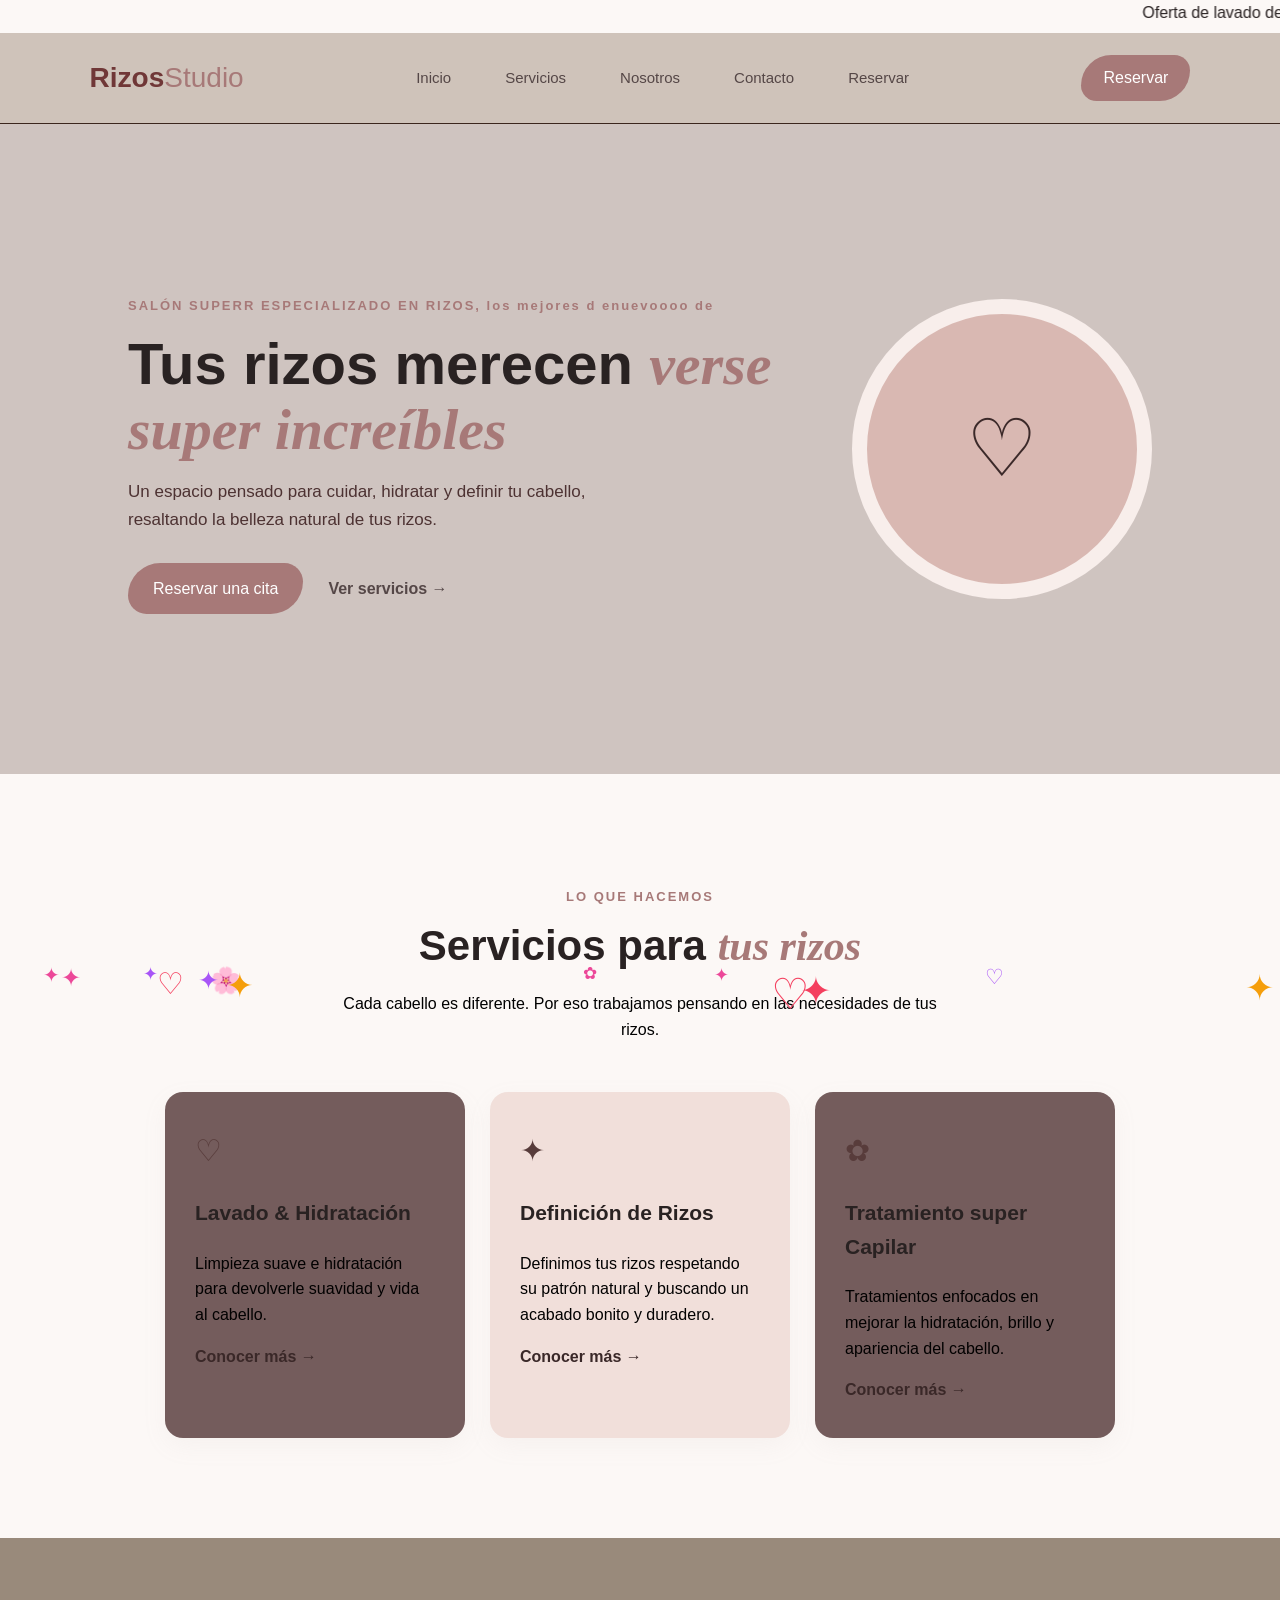
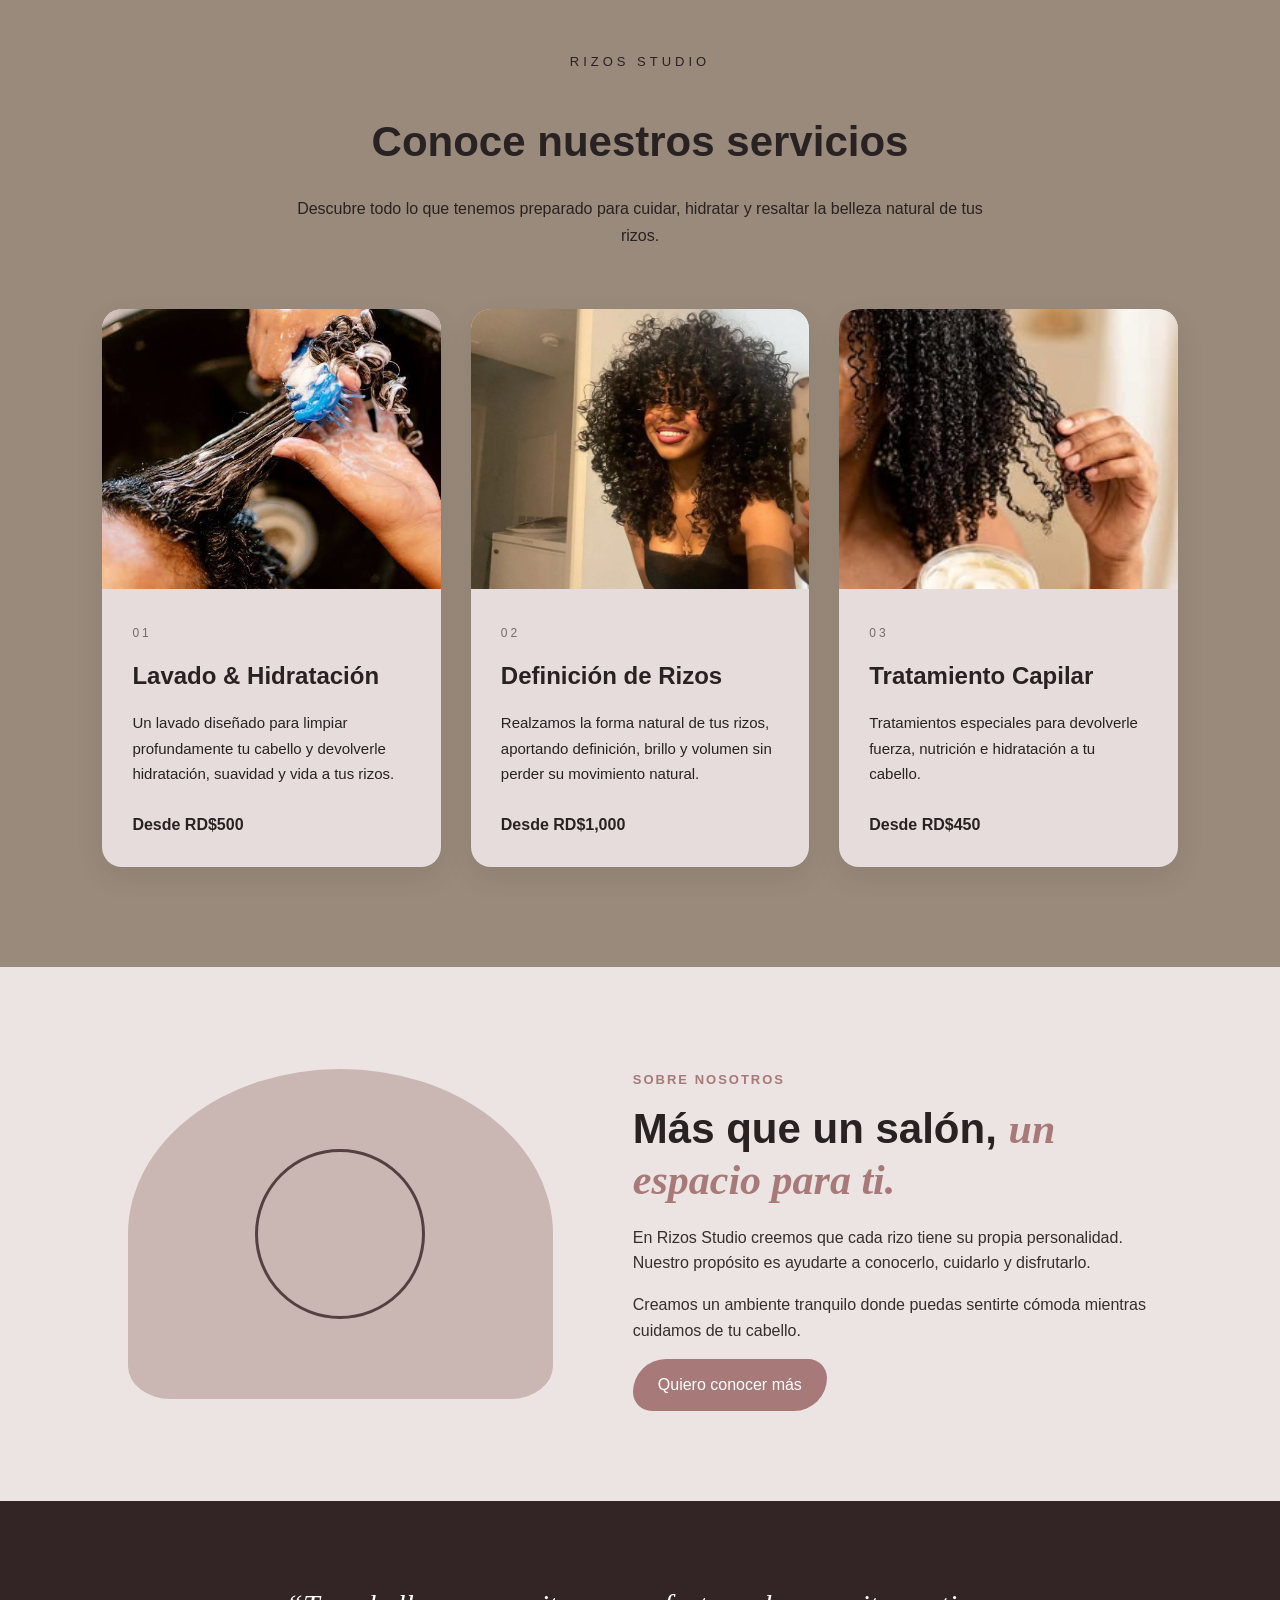
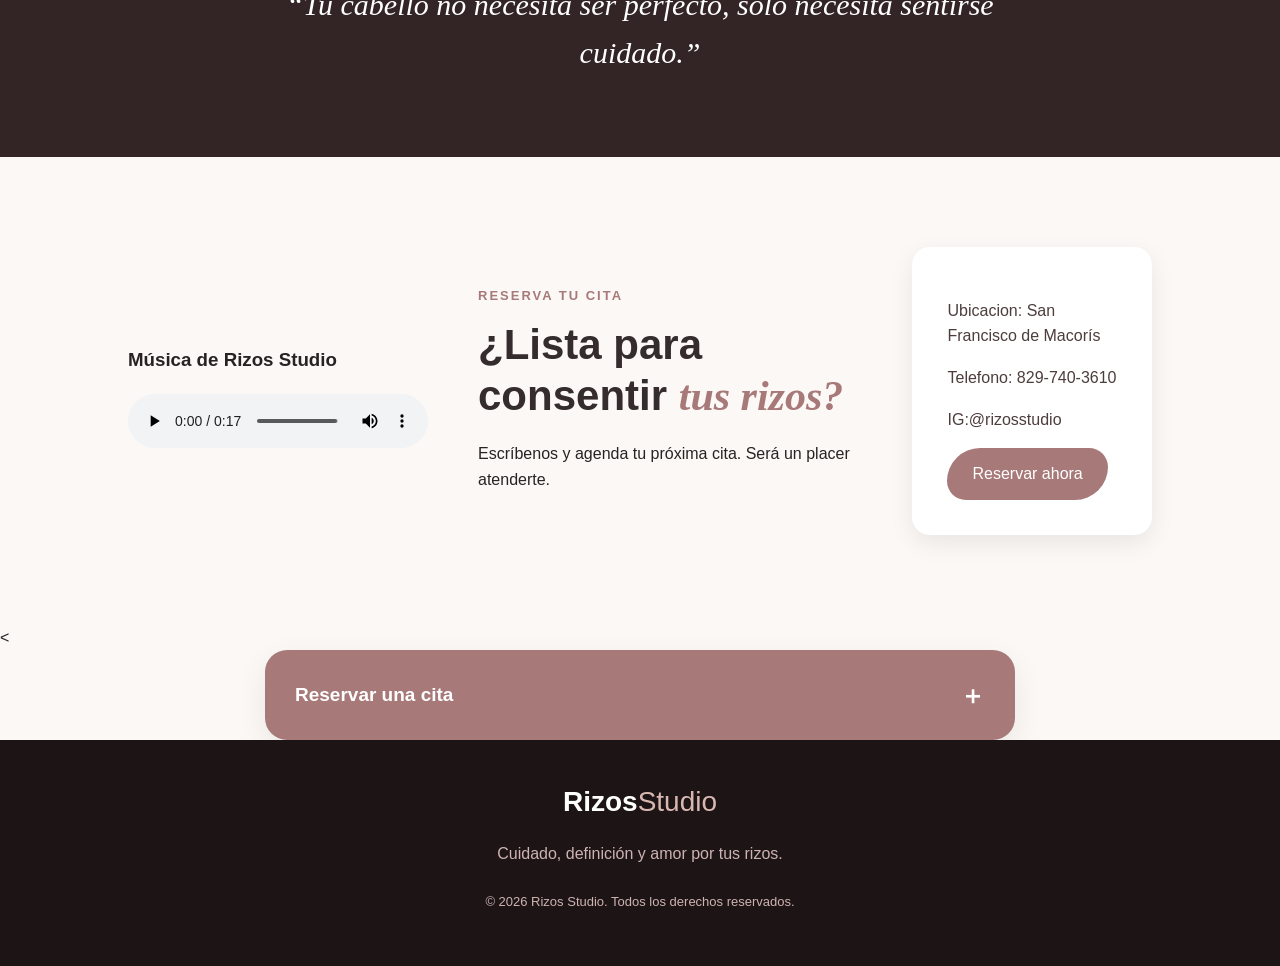
<file: index.html>
<!DOCTYPE html>
<html lang="es">

<head>

    <!-- =====================================================;/
         CONFIGURACIÓN DE LA PÁGINA
         ===================================================== -->

    <!-- Permite utilizar caracteres como: ñ, á, é, í, ó, ú -->
    <meta charset="UTF-8">

    <!-- Hace que la página se adapte correctamente
         a celulares, tablets y computadoras -->
    <meta name="vi  ewport" content="width=device-width, initial-scale=1.0">

    <!-- Nombre que aparece en la pestaña del navegador -->
    <title>Rizos Studio | Cuidado de rizos</title>

    <!-- Conecta este archivo HTML con nuestro archivo CSS.
         El CSS contiene los colores, tamaños, posiciones,
         animaciones y diseño de la página. -->
  <link rel="stylesheet" href="css/estilo.css">

</head>


<body>


    <!-- =====================================================
         MENÚ PRINCIPAL
         ===================================================== -->

    <!--
        <header> representa la parte superior de la página.

        class="encabezado" permite darle diseño mediante CSS.

        Aquí tenemos:
        - El logo
        - El menú de navegación
        - El botón de reservar
    -->


<marquee>

Oferta de lavado de rizos 

</marquee>



    <header class="encabezado">


        <!-- LOGO -->

        <!--
            Al hacer clic en el logo, lleva nuevamente
            a la sección que tiene id="inicio".
        -->

        <a href="#inicio" class="logo">
            Rizos<span>Studio</span>
        </a>


        <!-- MENÚ DE NAVEGACIÓN A-->

        <nav class="menu">

            <!-- Cada enlace lleva a una sección diferente
                 de la misma página -->

            <a href="#inicio">Inicio</a>

            <a href="#servicios">Servicios</a>

            <a href="#nosotros">Nosotros</a>

            <a href="#contacto">Contacto</a>

             <a href="#reservar">Reservar</a>

        </nav>


        
        <!-- BOTÓN DE RESERVAR, este fue el ultimo agg  -->
        <!--
            Este botón también lleva a la sección Contacto,
            donde tenemos la información para reservar.-->

        <a href="#contacto" class="boton-menu">
            Reservar
        </a>

    </header>



    <!-- =====================================================
         CONTENIDO PRINCIPAL
         ===================================================== -->

    <!--
        <main> contiene el contenido principal
        de nuestra página web.
    -->

    <main>

        <!-- =================================================
             PORTADA / INICIO
             ================================================= -->

        <!--
            id="inicio" permite que los enlaces que tienen
            href="#inicio" lleguen directamente aquí.

            class="hero" permite darle el diseño de portada
            desde el archivo CSS.
        -->

        <section id="inicio" class="hero">


            <!-- TEXTO PRINCIPAL DE LA PORTADA -->

            <div class="hero-texto">


                <!-- Texto pequeño superior -->

                <p class="pequeno-titulo">
                    SALÓN SUPERR ESPECIALIZADO EN RIZOS, los mejores d enuevoooo de
                </p>


                <!-- Título principal -->

                <h1>
                    Tus rizos merecen 
                    <em>verse super increíbles</em>
                </h1

                <!-- Descripción del salón -->

                <p class="descripcion">
                    Un espacio pensado para cuidar, hidratar y
                    definir tu cabello, resaltando la belleza
                    natural de tus rizos.
                </p>


                <!-- BOTONES DE LA PORTADA -->

                <div class="botones">


                    <!--
                        Este botón lleva a la sección
                        "Conoce nuestros servicios".
                    -->

                    <a href="#conoce-servicios" class="boton-principal">
                        Reservar una cita
                    </a>


                    <!--
                        Este botón también lleva a la sección
                        donde se muestran los servicios detallados.
                    -->

                    <a href="#conoce-servicios" class="boton-secundario">
                        Ver servicios →
                    </a>

                </div>

            </div>



            <!-- DECORACIÓN DE LA PORTADA -->

            <div class="hero-decoracion">

                <!-- Círculo decorativo -->

                <div class="circulo">
                    <span>♡</span>
                </div>

        </section>



        <!-- =================================================
             SECCIÓN DE SERVICIOS
             ================================================= -->

        <!--
            Esta sección muestra los tres servicios
            principales de Rizos Studio.

            id="servicios" permite que el menú pueda
            llevarnos hasta esta parte.
        -->

        <section id="servicios" class="servicios">


            <!-- TÍTULO DE LA SECCIÓN -->

            <div class="titulo-seccion">

                <p class="pequeno-titulo">
                    LO QUE HACEMOS
                </p>

                <h2>
                    Servicios para
                    <em>tus rizos</em>
                </h2>

                <p>
                    Cada cabello es diferente. Por eso trabajamos
                    pensando en las necesidades de tus rizos.
                </p>

            </div>



            <!-- TARJETAS DE SERVICIOS -->

            <div class="tarjetas">


                <!-- =========================================
                     SERVICIO 1
                     ========================================= -->

                <article class="tarjeta">

                    <!-- Icono decorativo -->

                    <div class="icono">
                        ♡
                    </div>

                    <!-- Nombre del servicio -->

                    <h3>
                        Lavado & Hidratación
                    </h3>

                    <!-- Descripción -->

                    <p>
                        Limpieza suave e hidratación para
                        devolverle suavidad y vida al cabello.
                    </p>

                    <!--
                        Al hacer clic lleva a la sección
                        donde están los detalles de los servicios.
                    -->

                    <a href="#conoce-servicios">
                        Conocer más →
                    </a>

                </article>



                <!-- =========================================
                     SERVICIO 2
                     ========================================= -->

                <!--
                    "destacada" es una clase adicional.
                    Se utiliza para darle un diseño diferente
                    a esta tarjeta mediante CSS.
                -->

                <article class="tarjeta destacada">

                    <div class="icono">
                        ✦
                    </div>

                    <h3>
                        Definición de Rizos
                    </h3>

                    <p>
                        Definimos tus rizos respetando su
                        patrón natural y buscando un acabado
                        bonito y duradero.
                    </p>

                    <a href="#conoce-servicios">
                        Conocer más →
                    </a>

                </article>



                <!-- =========================================
                     SERVICIO 3
                     ========================================= -->

                <article class="tarjeta">

                    <div class="icono">
                        ✿
                    </div>

                    <h3>
                        Tratamiento super Capilar
                    </h3>

                    <p>
                        Tratamientos enfocados en mejorar la
                        hidratación, brillo y apariencia del cabello.
                    </p>

                    <a href="#conoce-servicios">
                        Conocer más →
                    </a>

                </article>

            </div>

        </section>



        <!-- =================================================
             SECCIÓN: CONOCE NUESTROS SERVICIOS
             ================================================= -->

        <!--
            Esta sección contiene información más detallada
            sobre cada uno de los servicios.

            El id="conoce-servicios" es importante porque
            los botones "Conocer más" llevan hasta aquí.
        -->

        <section id="conoce-servicios" class="seccion-detalles">


            <!-- TÍTULO DE LA SECCIÓN -->

            <div class="encabezado-detalles">

                <p class="subtitulo-detalles">
                    RIZOS STUDIO
                </p>

                <h2>
                    Conoce nuestros servicios
                </h2>

                <p>
                    Descubre todo lo que tenemos preparado para
                    cuidar, hidratar y resaltar la belleza natural
                    de tus rizos.
                </p>

            </div>



            <!-- CONTENEDOR DE LAS TARJETAS -->

            <div class="contenedor-servicios-detalles">



                <!-- =========================================
                     TARJETA DETALLADA 1
                     ========================================= -->

                <div class="tarjeta-servicio-detalle">


                    <!-- IMAGEN DEL SERVICIO -->

                    <div class="imagen-servicio">

                        <!--
                            src indica dónde está guardada
                            la imagen.

                            "img/lavado.jpg" significa:
                            - entrar a la carpeta img
                            - buscar lavado.jpg
                        -->

                        <img
                            src="img/lavado.jpg"
                            alt="Lavado e hidratación"
                        >

                    </div>



                    <!-- INFORMACIÓN DEL SERVICIO -->

                    <div class="contenido-servicio">

                        <!-- Número del servicio -->

                        <span class="numero-servicio">
                            01
                        </span>

                        <h3>
                            Lavado & Hidratación
                        </h3>

                        <p>
                            Un lavado diseñado para limpiar
                            profundamente tu cabello y devolverle
                            hidratación, suavidad y vida a tus rizos.
                        </p>

                        <!-- Precio -->

                        <div class="precio-servicio">
                            Desde RD$500
                        </div>

                    </div>

                </div>



                <!-- =========================================
                     TARJETA DETALLADA 2
                     ========================================= -->

                <div class="tarjeta-servicio-detalle">


                    <!-- IMAGEN -->

                    <div class="imagen-servicio">

                        <img
                            src="img/definicion.jpg"
                            alt="Definición de rizos"
                        >

                    </div>


                    <!-- INFORMACIÓN -->

                    <div class="contenido-servicio">

                        <span class="numero-servicio">
                            02
                        </span>

                        <h3>
                            Definición de Rizos
                        </h3>

                        <p>
                            Realzamos la forma natural de tus rizos,
                            aportando definición, brillo y volumen
                            sin perder su movimiento natural.
                        </p>

                        <div class="precio-servicio">
                            Desde RD$1,000
                        </div>

                    </div>

                </div>



                <!-- =========================================
                     TARJETA DETALLADA 3
                     ========================================= -->

                <div class="tarjeta-servicio-detalle">


                    <!-- IMAGEN -->

                    <div class="imagen-servicio">

                        <img
                            src="img/tratamiento.jpg"
                            alt="Tratamiento capilar"
                        >

                    </div>


                    <!-- INFORMACIÓN -->

                    <div class="contenido-servicio">

                        <span class="numero-servicio">
                            03
                        </span>

                        <h3>
                            Tratamiento Capilar
                        </h3>

                        <p>
                            Tratamientos especiales para devolverle
                            fuerza, nutrición e hidratación a tu cabello.
                        </p>

                        <div class="precio-servicio">
                            Desde RD$450
                        </div>

                    </div>

                </div>


            </div>

        </section>



        <!-- =================================================
             SECCIÓN NOSOTROS
             ================================================= -->

        <!--
            Aquí presentamos información sobre Rizos Studio.
        -->

        <section id="nosotros" class="nosotros">


            <!-- ELEMENTO DECORATIVO -->

            <div class="nosotros-decoracion">

                <div class="onda"></div>

            </div>


            <!-- TEXTO DE LA SECCIÓN -->

            <div class="nosotros-texto">

                <p class="pequeno-titulo">
                    SOBRE NOSOTROS
                </p>

                <h2>
                    Más que un salón,
                    <em>un espacio para ti.</em>
                </h2>

                <p>
                    En Rizos Studio creemos que cada rizo tiene
                    su propia personalidad. Nuestro propósito es
                    ayudarte a conocerlo, cuidarlo y disfrutarlo.
                </p>

                <p>
                    Creamos un ambiente tranquilo donde puedas
                    sentirte cómoda mientras cuidamos de tu cabello.
                </p>


                <!-- Botón que lleva a los servicios -->

                <a href="#conoce-servicios" class="boton-principal">
                    Quiero conocer más
                </a>

            </div>

        </section>



        <!-- =================================================
             FRASE
             ================================================= -->

        <!--
            Esta sección solamente muestra una frase
            decorativa relacionada con el concepto del salón.
        -->

        <section class="frase">

            <p>
                “Tu cabello no necesita ser perfecto,
                solo necesita sentirse cuidado.”
            </p>

        </section>



        <!-- =================================================
             CONTACTO / RESERVACIONES
             ================================================= -->

        <!--
            id="contacto" permite que los botones y el menú
            puedan llevar directamente hasta esta sección.

            class="contacto" permite aplicar el diseño
            correspondiente desde el CSS.
        -->

        <section id="contacto" class="contacto">

            <!-- ============================================= REPRODUCTOR DE AUDIO ============================================= --> 
             
            <!-- Esta parte permite reproducir un archivo de audio dentro de la página. --> 

              <div class="reproductor-audio">

                 <!-- Título del reproductor -->
                   <h3> Música de Rizos Studio </h3>

                    <!-- controls hace que aparezcan los controles para reproducir,
                      pausar y controlar el volumen. -->

                      <audio controls> <!-- src indica la ubicación del archivo.

                         "audio/Download.mp3" significa que el archivo
                          Download.mp3 está dentro 
                         de una carpeta llamada "audio".--> 

                         <source src="audio/Download.mp3" 
                            type="audio/mpeg" >

                          <!-- Mensaje alternativo -->
                            Tu navegador no puede reproducir este audio. 

                        </audio> 

                    </div>

            <!-- =============================================
                 VIDEO DE FONDO
                 ============================================= -->
            <!--
                Este video funciona como fondo de la sección
                de contacto.
                autoplay = comienza automáticamente.
                muted = empieza sin sonido.
                loop = se repite continuamente.
                playsinline = permite reproducirlo correctamente
                en dispositivos móviles.
            -->
            <video
                class="video-fondo"
                autoplay
                muted
                loop
                playsinline
            >
                <!--
                    El video está dentro de la carpeta "videos".
                -->
                <source
                    src="videos/rizos.mp4"
                    type="video/mp4"
                >
                <!-- Mensaje alternativo -->

                Tu navegador no puede reproducir este video.
            </video>



            <!-- =============================================
                 CAPA OSCURA
                 ============================================= -->

            <!--
                Esta capa se coloca sobre el video mediante CSS.

                Su función es oscurecer un poco el video para
                que el texto de la sección sea más fácil de leer.
            -->

            <div class="capa-fondo"></div>



            <!-- =============================================
                 TEXTO DE CONTACTO
                 ============================================= -->

            <div class="contenido-contacto">

                <p class="pequeno-titulo">
                    RESERVA TU CITA
                </p>

                <h2>
                    ¿Lista para consentir
                    <em>tus rizos?</em>
                </h2>

                <p>
                    Escríbenos y agenda tu próxima cita.
                    Será un placer atenderte.
                </p>

            </div>



            <!-- =============================================
                 DATOS DE CONTACTO
                 ============================================= -->

            <div class="datos">

                <!-- Ubicación -->

                <p>
                    Ubicacion: San Francisco de Macorís
                </p>

                <!-- Número de teléfono -->

                <p>
                    Telefono: 829-740-3610
                </p>

                <!-- Instagram -->

                <p>
                    IG:@rizosstudio
                </p>


                <!-- Botón para reservar -->

                <a href="#" class="boton-principal">
                    Reservar ahora
                </a>

            </div>

        </section>


    </main>

    <!-- =====================================================
           SECCIÓN DE RESERVACIÓN
     ===================================================== --><
    <!-- =================================================
          FORMULARIO DESPLEGABLE
         ================================================= -->

    <details class="formulario-desplegable">

        <!-- Este texto funciona como botón desplegable -->
        <summary>
            Reservar una cita
            <span>＋</span>
        </summary>


        <!-- Contenido que aparece al abrir -->
        <div class="contenido-formulario">

            <form>


                <!-- NOMBRE -->
                <div class="campo-reserva">

                    <label for="nombre">
                        Nombre completo
                    </label>

                    <input
                        type="text"
                        id="nombre"
                        placeholder="Escribe tu nombre"
                    >

                </div>


                <!-- TELÉFONO -->
                <div class="campo-reserva">

                    <label for="telefono">
                        Número de teléfono
                    </label>

                    <input
                        type="tel"
                        id="telefono"
                        placeholder="829-000-0000"
                    >

                </div>


                <!-- SERVICIO -->
                <div class="campo-reserva">

                    <label for="servicio">
                        Selecciona tu servicio
                    </label>

                    <select id="servicio">

                        <option>
                            Selecciona un servicio
                        </option>

                        <option>
                            Lavado & Hidratación — RD$500
                        </option>

                        <option>
                            Definición de Rizos — RD$1,000
                        </option>

                        <option>
                            Tratamiento Capilar — RD$450
                        </option>

                    </select>

                </div>


                <!-- FECHA -->
                <div class="campo-reserva">

                    <label for="fecha">
                        Fecha de la cita
                    </label>

                    <input
                        type="date"
                        id="fecha"
                    >

                </div>


                <!-- HORA -->
                <div class="campo-reserva">

                    <label for="hora">
                        Hora de la cita
                    </label>

                    <select id="hora">

                        <option>
                            Selecciona una hora
                        </option>

                        <option>9:00 AM</option>
                        <option>10:00 AM</option>
                        <option>11:00 AM</option>
                        <option>12:00 PM</option>
                        <option>1:00 PM</option>
                        <option>2:00 PM</option>
                        <option>3:00 PM</option>
                        <option>4:00 PM</option>
                        <option>5:00 PM</option>

                    </select>

                </div>


                <!-- SERVICIOS ADICIONALES -->
                <div class="adicionales">

                    <p>
                        Servicios adicionales
                    </p>

                    <label>
                        <input type="checkbox">
                        Hidratación profunda — RD$300
                    </label>

                    <label>
                        <input type="checkbox">
                        Definición extra — RD$250
                    </label>

                </div>


                <!-- =================================================
                     RESUMEN TIPO FACTURA
                     ================================================= -->

                <div class="factura">

                    <div class="factura-encabezado">

                        <h3>
                            Rizos<span>Studio</span>
                        </h3>

                        <p>
                            RESUMEN DE RESERVA
                        </p>

                    </div>


                    <div class="linea-factura">
                        <span>Servicio</span>
                        <strong>
                            Seleccionado arriba
                        </strong>
                    </div>


                    <div class="linea-factura">
                        <span>Adicionales</span>
                        <strong>
                            Según selección
                        </strong>
                    </div>


                    <div class="linea-factura">
                        <span>Fecha</span>
                        <strong>
                            Según selección
                        </strong>
                    </div>


                    <div class="linea-factura">
                        <span>Hora</span>
                        <strong>
                            Según selección
                        </strong>
                    </div>


                    <div class="total-factura">

                        <span>
                            TOTAL
                        </span>

                        <strong>
                            Ver precio del servicio
                        </strong>

                    </div>


                    <p class="mensaje-factura">
                        Gracias por elegir Rizos Studio.
                        Nos encantará cuidar tus rizos. ♡
                    </p>

                </div>


                <!-- BOTÓN -->
                <a
                  href="https://www.youtube.com/"
                    target="_blank"
                    class="boton-reserva"
                >
                    Solicitar reserva por WhatsApp
                </a>

            </form>

        </div>

    </details>

</section>


</section>



    <!-- =====================================================
         PIE DE PÁGINA
         ===================================================== -->

    <!--
        <footer> representa la parte final de la página.

        Aquí colocamos nuevamente el logo, una descripción
        y los derechos de autor.
    -->

    <footer>


        <!-- Logo -->

        <div class="logo">
            Rizos<span>Studio</span>
        </div>


        <!-- Descripción -->

        <p>
            Cuidado, definición y amor por tus rizos.
        </p>


        <!-- Derechos de autor -->

        <p class="copyright">
            © 2026 Rizos Studio. Todos los derechos reservados.
        </p>

    </footer>


<script>document.head.insertAdjacentHTML('beforeend','<style>@keyframes c{to{transform:translateY(110vh) rotate(360deg)}}.p{position:fixed;top:-30px;z-index:9999;pointer-events:none;animation:c linear forwards}</style>');setInterval(()=>{const e=document.createElement('span');e.className='p';e.textContent=['♡','✿','✦','🌸'][Math.floor(Math.random()*4)];e.style.left=Math.random()*100+'vw';e.style.fontSize=(16+Math.random()*28)+'px';e.style.color=['#ec4899','#f59e0b','#a855f7','#f43f5e'][Math.floor(Math.random()*4)];e.style.animationDuration=(3+Math.random()*4)+'s';document.body.appendChild(e);setTimeout(()=>e.remove(),7000)},150)</script>

   
</body>


</html>
</file>
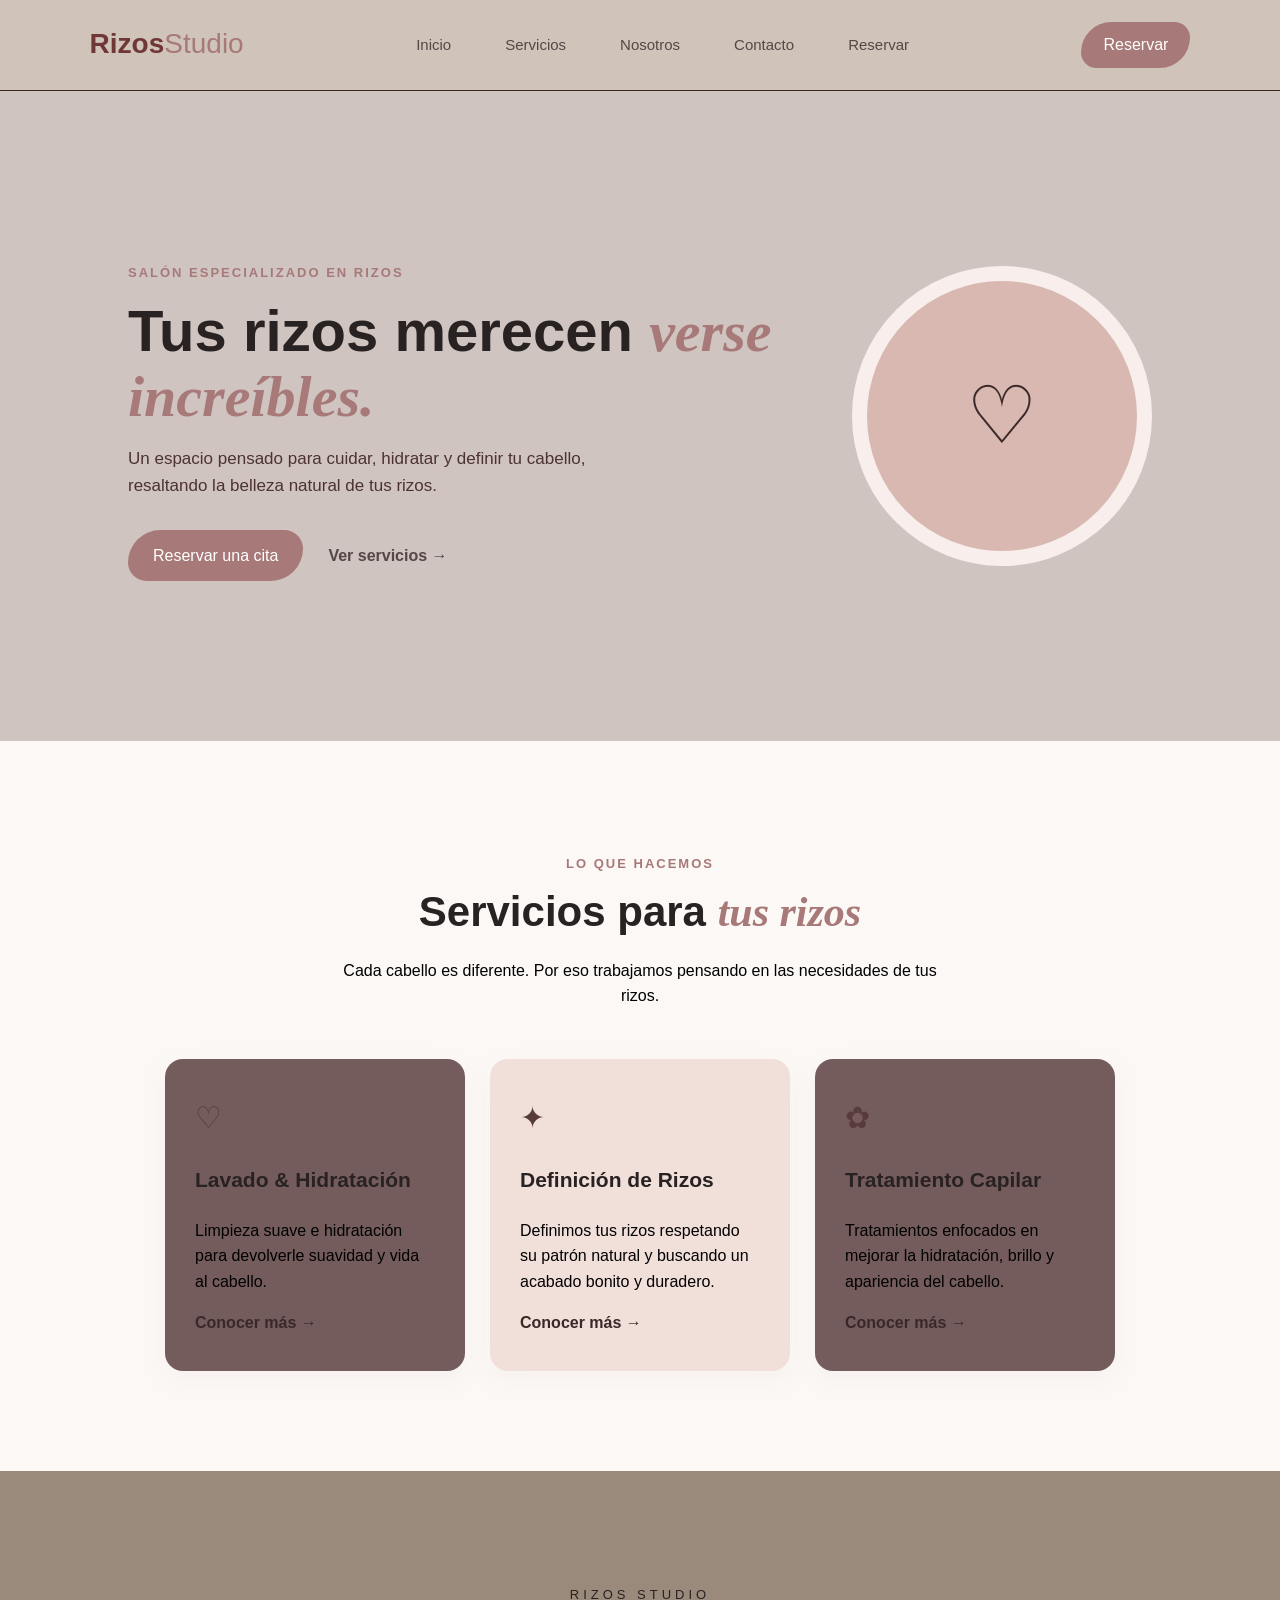
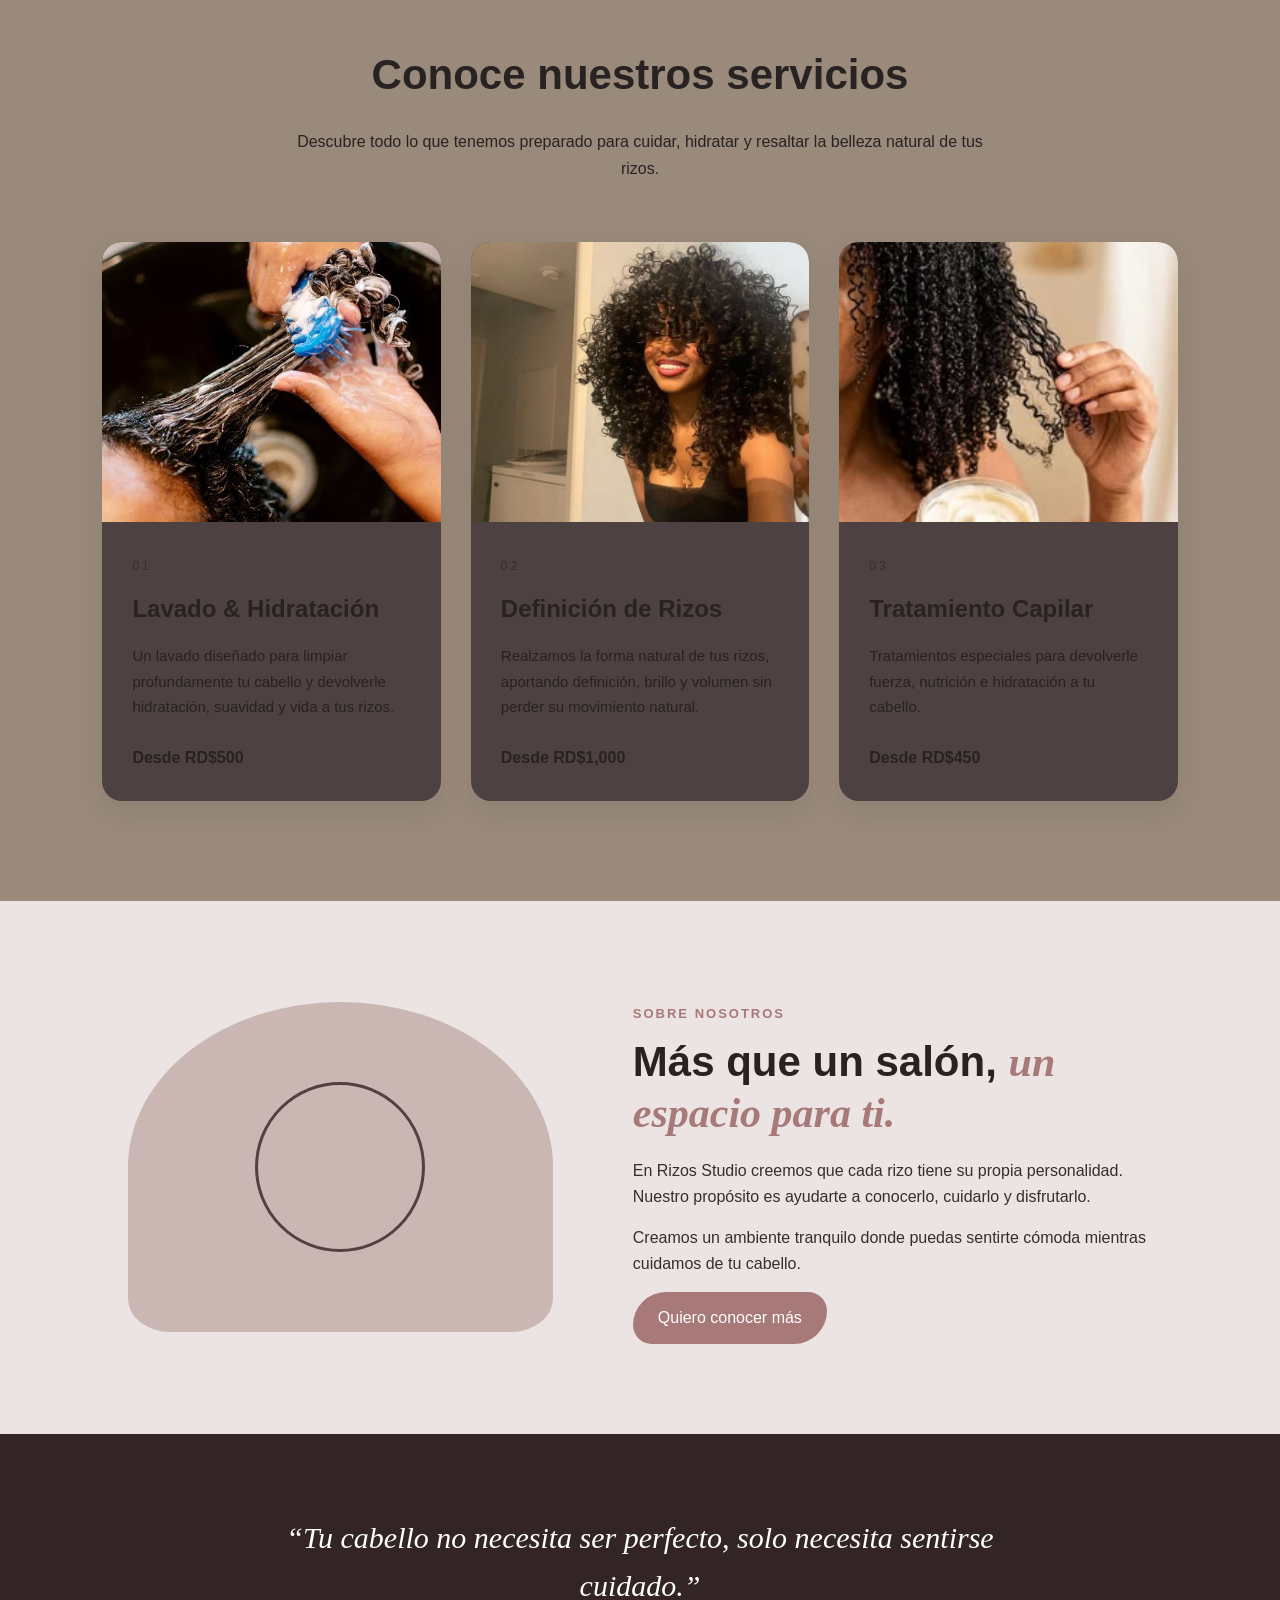
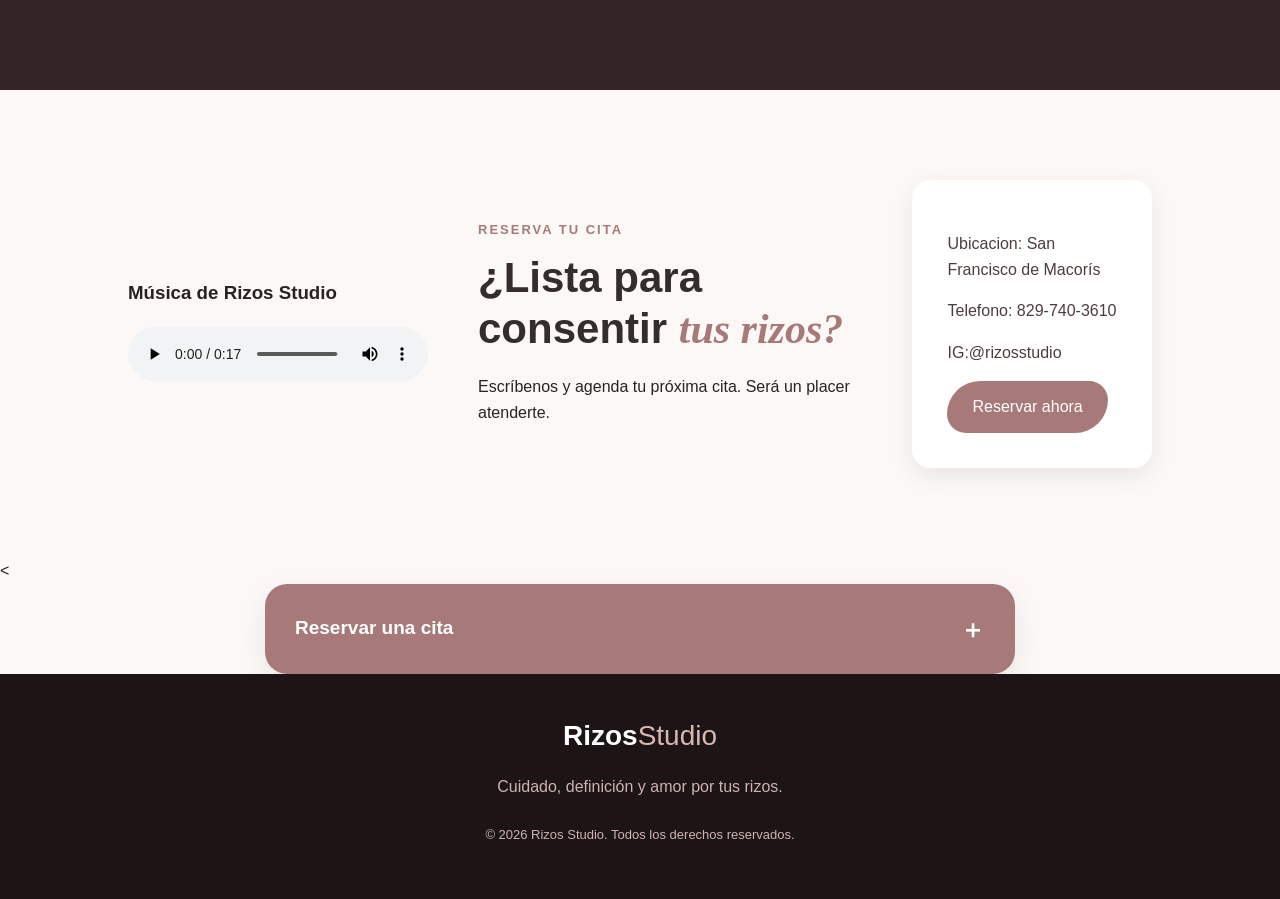
<file: salon.html>
<!DOCTYPE html>
<html lang="es">

<head>

    <!-- =====================================================
         CONFIGURACIÓN DE LA PÁGINA
         ===================================================== -->

    <!-- Permite utilizar caracteres como: ñ, á, é, í, ó, ú -->
    <meta charset="UTF-8">

    <!-- Hace que la página se adapte correctamente
         a celulares, tablets y computadoras -->
    <meta name="viewport" content="width=device-width, initial-scale=1.0">

    <!-- Nombre que aparece en la pestaña del navegador -->
    <title>Rizos Studio | Cuidado de rizos</title>

    <!-- Conecta este archivo HTML con nuestro archivo CSS.
         El CSS contiene los colores, tamaños, posiciones,
         animaciones y diseño de la página. -->
    <link rel="stylesheet" href="estilo.css">

</head>


<body>


    <!-- =====================================================
         MENÚ PRINCIPAL
         ===================================================== -->

    <!--
        <header> representa la parte superior de la página.

        class="encabezado" permite darle diseño mediante CSS.

        Aquí tenemos:
        - El logo
        - El menú de navegación
        - El botón de reservar
    -->

    <header class="encabezado">


        <!-- LOGO -->

        <!--
            Al hacer clic en el logo, lleva nuevamente
            a la sección que tiene id="inicio".
        -->

        <a href="#inicio" class="logo">
            Rizos<span>Studio</span>
        </a>


        <!-- MENÚ DE NAVEGACIÓN -->

        <nav class="menu">

            <!-- Cada enlace lleva a una sección diferente
                 de la misma página -->

            <a href="#inicio">Inicio</a>

            <a href="#servicios">Servicios</a>

            <a href="#nosotros">Nosotros</a>

            <a href="#contacto">Contacto</a>

             <a href="#reservar">Reservar</a>

        </nav>


        
        <!-- BOTÓN DE RESERVAR, este fue el ultimo agg  -->
        <!--
            Este botón también lleva a la sección Contacto,
            donde tenemos la información para reservar.-->

        <a href="#contacto" class="boton-menu">
            Reservar
        </a>

    </header>



    <!-- =====================================================
         CONTENIDO PRINCIPAL
         ===================================================== -->

    <!--
        <main> contiene el contenido principal
        de nuestra página web.
    -->

    <main>



        <!-- =================================================
             PORTADA / INICIO
             ================================================= -->

        <!--
            id="inicio" permite que los enlaces que tienen
            href="#inicio" lleguen directamente aquí.

            class="hero" permite darle el diseño de portada
            desde el archivo CSS.
        -->

        <section id="inicio" class="hero">


            <!-- TEXTO PRINCIPAL DE LA PORTADA -->

            <div class="hero-texto">


                <!-- Texto pequeño superior -->

                <p class="pequeno-titulo">
                    SALÓN ESPECIALIZADO EN RIZOS
                </p>


                <!-- Título principal -->

                <h1>
                    Tus rizos merecen
                    <em>verse increíbles.</em>
                </h1>


                <!-- Descripción del salón -->

                <p class="descripcion">
                    Un espacio pensado para cuidar, hidratar y
                    definir tu cabello, resaltando la belleza
                    natural de tus rizos.
                </p>


                <!-- BOTONES DE LA PORTADA -->

                <div class="botones">


                    <!--
                        Este botón lleva a la sección
                        "Conoce nuestros servicios".
                    -->


                    <a href="#conoce-servicios" class="boton-principal">
                        Reservar una cita
                    </a>


                    <!--
                        Este botón también lleva a la sección
                        donde se muestran los servicios detallados.
                    -->

                    <a href="#conoce-servicios" class="boton-secundario">
                        Ver servicios →
                    </a>

                </div>

            </div>



            <!-- DECORACIÓN DE LA PORTADA -->

            <div class="hero-decoracion">

                <!-- Círculo decorativo -->

                <div class="circulo">
                    <span>♡</span>
                </div>

        </section>



        <!-- =================================================
             SECCIÓN DE SERVICIOS
             ================================================= -->

        <!--
            Esta sección muestra los tres servicios
            principales de Rizos Studio.

            id="servicios" permite que el menú pueda
            llevarnos hasta esta parte.
        -->

        <section id="servicios" class="servicios">


            <!-- TÍTULO DE LA SECCIÓN -->

            <div class="titulo-seccion">

                <p class="pequeno-titulo">
                    LO QUE HACEMOS
                </p>

                <h2>
                    Servicios para
                    <em>tus rizos</em>
                </h2>

                <p>
                    Cada cabello es diferente. Por eso trabajamos
                    pensando en las necesidades de tus rizos.
                </p>

            </div>



            <!-- TARJETAS DE SERVICIOS -->

            <div class="tarjetas">


                <!-- =========================================
                     SERVICIO 1
                     ========================================= -->

                <article class="tarjeta">

                    <!-- Icono decorativo -->

                    <div class="icono">
                        ♡
                    </div>

                    <!-- Nombre del servicio -->

                    <h3>
                        Lavado & Hidratación
                    </h3>

                    <!-- Descripción -->

                    <p>
                        Limpieza suave e hidratación para
                        devolverle suavidad y vida al cabello.
                    </p>

                    <!--
                        Al hacer clic lleva a la sección
                        donde están los detalles de los servicios.
                    -->

                    <a href="#conoce-servicios">
                        Conocer más →
                    </a>

                </article>



                <!-- =========================================
                     SERVICIO 2
                     ========================================= -->

                <!--
                    "destacada" es una clase adicional.
                    Se utiliza para darle un diseño diferente
                    a esta tarjeta mediante CSS.
                -->

                <article class="tarjeta destacada">

                    <div class="icono">
                        ✦
                    </div>

                    <h3>
                        Definición de Rizos
                    </h3>

                    <p>
                        Definimos tus rizos respetando su
                        patrón natural y buscando un acabado
                        bonito y duradero.
                    </p>

                    <a href="#conoce-servicios">
                        Conocer más →
                    </a>

                </article>



                <!-- =========================================
                     SERVICIO 3
                     ========================================= -->

                <article class="tarjeta">

                    <div class="icono">
                        ✿
                    </div>

                    <h3>
                        Tratamiento Capilar
                    </h3>

                    <p>
                        Tratamientos enfocados en mejorar la
                        hidratación, brillo y apariencia del cabello.
                    </p>

                    <a href="#conoce-servicios">
                        Conocer más →
                    </a>

                </article>

            </div>

        </section>



        <!-- =================================================
             SECCIÓN: CONOCE NUESTROS SERVICIOS
             ================================================= -->

        <!--
            Esta sección contiene información más detallada
            sobre cada uno de los servicios.

            El id="conoce-servicios" es importante porque
            los botones "Conocer más" llevan hasta aquí.
        -->

        <section id="conoce-servicios" class="seccion-detalles">


            <!-- TÍTULO DE LA SECCIÓN -->

            <div class="encabezado-detalles">

                <p class="subtitulo-detalles">
                    RIZOS STUDIO
                </p>

                <h2>
                    Conoce nuestros servicios
                </h2>

                <p>
                    Descubre todo lo que tenemos preparado para
                    cuidar, hidratar y resaltar la belleza natural
                    de tus rizos.
                </p>

            </div>



            <!-- CONTENEDOR DE LAS TARJETAS -->

            <div class="contenedor-servicios-detalles">



                <!-- =========================================
                     TARJETA DETALLADA 1
                     ========================================= -->

                <div class="tarjeta-servicio-detalle">


                    <!-- IMAGEN DEL SERVICIO -->

                    <div class="imagen-servicio">

                        <!--
                            src indica dónde está guardada
                            la imagen.

                            "img/lavado.jpg" significa:
                            - entrar a la carpeta img
                            - buscar lavado.jpg
                        -->

                        <img
                            src="img/lavado.jpg"
                            alt="Lavado e hidratación"
                        >

                    </div>



                    <!-- INFORMACIÓN DEL SERVICIO -->

                    <div class="contenido-servicio">

                        <!-- Número del servicio -->

                        <span class="numero-servicio">
                            01
                        </span>

                        <h3>
                            Lavado & Hidratación
                        </h3>

                        <p>
                            Un lavado diseñado para limpiar
                            profundamente tu cabello y devolverle
                            hidratación, suavidad y vida a tus rizos.
                        </p>

                        <!-- Precio -->

                        <div class="precio-servicio">
                            Desde RD$500
                        </div>

                    </div>

                </div>



                <!-- =========================================
                     TARJETA DETALLADA 2
                     ========================================= -->

                <div class="tarjeta-servicio-detalle">


                    <!-- IMAGEN -->

                    <div class="imagen-servicio">

                        <img
                            src="img/definicion.jpg"
                            alt="Definición de rizos"
                        >

                    </div>


                    <!-- INFORMACIÓN -->

                    <div class="contenido-servicio">

                        <span class="numero-servicio">
                            02
                        </span>

                        <h3>
                            Definición de Rizos
                        </h3>

                        <p>
                            Realzamos la forma natural de tus rizos,
                            aportando definición, brillo y volumen
                            sin perder su movimiento natural.
                        </p>

                        <div class="precio-servicio">
                            Desde RD$1,000
                        </div>

                    </div>

                </div>



                <!-- =========================================
                     TARJETA DETALLADA 3
                     ========================================= -->

                <div class="tarjeta-servicio-detalle">


                    <!-- IMAGEN -->

                    <div class="imagen-servicio">

                        <img
                            src="img/tratamiento.jpg"
                            alt="Tratamiento capilar"
                        >

                    </div>


                    <!-- INFORMACIÓN -->

                    <div class="contenido-servicio">

                        <span class="numero-servicio">
                            03
                        </span>

                        <h3>
                            Tratamiento Capilar
                        </h3>

                        <p>
                            Tratamientos especiales para devolverle
                            fuerza, nutrición e hidratación a tu cabello.
                        </p>

                        <div class="precio-servicio">
                            Desde RD$450
                        </div>

                    </div>

                </div>


            </div>

        </section>



        <!-- =================================================
             SECCIÓN NOSOTROS
             ================================================= -->

        <!--
            Aquí presentamos información sobre Rizos Studio.
        -->

        <section id="nosotros" class="nosotros">


            <!-- ELEMENTO DECORATIVO -->

            <div class="nosotros-decoracion">

                <div class="onda"></div>

            </div>


            <!-- TEXTO DE LA SECCIÓN -->

            <div class="nosotros-texto">

                <p class="pequeno-titulo">
                    SOBRE NOSOTROS
                </p>

                <h2>
                    Más que un salón,
                    <em>un espacio para ti.</em>
                </h2>

                <p>
                    En Rizos Studio creemos que cada rizo tiene
                    su propia personalidad. Nuestro propósito es
                    ayudarte a conocerlo, cuidarlo y disfrutarlo.
                </p>

                <p>
                    Creamos un ambiente tranquilo donde puedas
                    sentirte cómoda mientras cuidamos de tu cabello.
                </p>


                <!-- Botón que lleva a los servicios -->

                <a href="#conoce-servicios" class="boton-principal">
                    Quiero conocer más
                </a>

            </div>

        </section>



        <!-- =================================================
             FRASE
             ================================================= -->

        <!--
            Esta sección solamente muestra una frase
            decorativa relacionada con el concepto del salón.
        -->

        <section class="frase">

            <p>
                “Tu cabello no necesita ser perfecto,
                solo necesita sentirse cuidado.”
            </p>

        </section>



        <!-- =================================================
             CONTACTO / RESERVACIONES
             ================================================= -->

        <!--
            id="contacto" permite que los botones y el menú
            puedan llevar directamente hasta esta sección.

            class="contacto" permite aplicar el diseño
            correspondiente desde el CSS.
        -->

        <section id="contacto" class="contacto">

            <!-- ============================================= REPRODUCTOR DE AUDIO ============================================= --> 
             
            <!-- Esta parte permite reproducir un archivo de audio dentro de la página. --> 

              <div class="reproductor-audio">

                 <!-- Título del reproductor -->
                   <h3> Música de Rizos Studio </h3>

                    <!-- controls hace que aparezcan los controles para reproducir,
                      pausar y controlar el volumen. -->

                      <audio controls> <!-- src indica la ubicación del archivo.

                         "audio/Download.mp3" significa que el archivo
                          Download.mp3 está dentro 
                         de una carpeta llamada "audio".--> 

                         <source src="audio/Download.mp3" 
                            type="audio/mpeg" >

                          <!-- Mensaje alternativo -->
                            Tu navegador no puede reproducir este audio. 

                        </audio> 

                    </div>

            <!-- =============================================
                 VIDEO DE FONDO
                 ============================================= -->

            <!--
                Este video funciona como fondo de la sección
                de contacto.

                autoplay = comienza automáticamente.
                muted = empieza sin sonido.
                loop = se repite continuamente.
                playsinline = permite reproducirlo correctamente
                en dispositivos móviles.
            -->

            <video
                class="video-fondo"
                autoplay
                muted
                loop
                playsinline
            >

                <!--
                    El video está dentro de la carpeta "videos".
                -->

                <source
                    src="videos/rizos.mp4"
                    type="video/mp4"
                >

                <!-- Mensaje alternativo -->

                Tu navegador no puede reproducir este video.

            </video>



            <!-- =============================================
                 CAPA OSCURA
                 ============================================= -->

            <!--
                Esta capa se coloca sobre el video mediante CSS.

                Su función es oscurecer un poco el video para
                que el texto de la sección sea más fácil de leer.
            -->

            <div class="capa-fondo"></div>



            <!-- =============================================
                 TEXTO DE CONTACTO
                 ============================================= -->

            <div class="contenido-contacto">

                <p class="pequeno-titulo">
                    RESERVA TU CITA
                </p>

                <h2>
                    ¿Lista para consentir
                    <em>tus rizos?</em>
                </h2>

                <p>
                    Escríbenos y agenda tu próxima cita.
                    Será un placer atenderte.
                </p>

            </div>



            <!-- =============================================
                 DATOS DE CONTACTO
                 ============================================= -->

            <div class="datos">

                <!-- Ubicación -->

                <p>
                    Ubicacion: San Francisco de Macorís
                </p>

                <!-- Número de teléfono -->

                <p>
                    Telefono: 829-740-3610
                </p>

                <!-- Instagram -->

                <p>
                    IG:@rizosstudio
                </p>


                <!-- Botón para reservar -->

                <a href="#" class="boton-principal">
                    Reservar ahora
                </a>

            </div>

        </section>


    </main>

    <!-- =====================================================
           SECCIÓN DE RESERVACIÓN
     ===================================================== --><
    <!-- =================================================
          FORMULARIO DESPLEGABLE
         ================================================= -->

    <details class="formulario-desplegable">

        <!-- Este texto funciona como botón desplegable -->
        <summary>
            Reservar una cita
            <span>＋</span>
        </summary>


        <!-- Contenido que aparece al abrir -->
        <div class="contenido-formulario">

            <form>


                <!-- NOMBRE -->
                <div class="campo-reserva">

                    <label for="nombre">
                        Nombre completo
                    </label>

                    <input
                        type="text"
                        id="nombre"
                        placeholder="Escribe tu nombre"
                    >

                </div>


                <!-- TELÉFONO -->
                <div class="campo-reserva">

                    <label for="telefono">
                        Número de teléfono
                    </label>

                    <input
                        type="tel"
                        id="telefono"
                        placeholder="829-000-0000"
                    >

                </div>


                <!-- SERVICIO -->
                <div class="campo-reserva">

                    <label for="servicio">
                        Selecciona tu servicio
                    </label>

                    <select id="servicio">

                        <option>
                            Selecciona un servicio
                        </option>

                        <option>
                            Lavado & Hidratación — RD$500
                        </option>

                        <option>
                            Definición de Rizos — RD$1,000
                        </option>

                        <option>
                            Tratamiento Capilar — RD$450
                        </option>

                    </select>

                </div>


                <!-- FECHA -->
                <div class="campo-reserva">

                    <label for="fecha">
                        Fecha de la cita
                    </label>

                    <input
                        type="date"
                        id="fecha"
                    >

                </div>


                <!-- HORA -->
                <div class="campo-reserva">

                    <label for="hora">
                        Hora de la cita
                    </label>

                    <select id="hora">

                        <option>
                            Selecciona una hora
                        </option>

                        <option>9:00 AM</option>
                        <option>10:00 AM</option>
                        <option>11:00 AM</option>
                        <option>12:00 PM</option>
                        <option>1:00 PM</option>
                        <option>2:00 PM</option>
                        <option>3:00 PM</option>
                        <option>4:00 PM</option>
                        <option>5:00 PM</option>

                    </select>

                </div>


                <!-- SERVICIOS ADICIONALES -->
                <div class="adicionales">

                    <p>
                        Servicios adicionales
                    </p>

                    <label>
                        <input type="checkbox">
                        Hidratación profunda — RD$300
                    </label>

                    <label>
                        <input type="checkbox">
                        Definición extra — RD$250
                    </label>

                </div>


                <!-- =================================================
                     RESUMEN TIPO FACTURA
                     ================================================= -->

                <div class="factura">

                    <div class="factura-encabezado">

                        <h3>
                            Rizos<span>Studio</span>
                        </h3>

                        <p>
                            RESUMEN DE RESERVA
                        </p>

                    </div>


                    <div class="linea-factura">
                        <span>Servicio</span>
                        <strong>
                            Seleccionado arriba
                        </strong>
                    </div>


                    <div class="linea-factura">
                        <span>Adicionales</span>
                        <strong>
                            Según selección
                        </strong>
                    </div>


                    <div class="linea-factura">
                        <span>Fecha</span>
                        <strong>
                            Según selección
                        </strong>
                    </div>


                    <div class="linea-factura">
                        <span>Hora</span>
                        <strong>
                            Según selección
                        </strong>
                    </div>


                    <div class="total-factura">

                        <span>
                            TOTAL
                        </span>

                        <strong>
                            Ver precio del servicio
                        </strong>

                    </div>


                    <p class="mensaje-factura">
                        Gracias por elegir Rizos Studio.
                        Nos encantará cuidar tus rizos. ♡
                    </p>

                </div>


                <!-- BOTÓN -->
                <a
                  href="https://www.youtube.com/"
                    target="_blank"
                    class="boton-reserva"
                >
                    Solicitar reserva por WhatsApp
                </a>

            </form>

        </div>

    </details>

</section>


</section>



    <!-- =====================================================
         PIE DE PÁGINA
         ===================================================== -->

    <!--
        <footer> representa la parte final de la página.

        Aquí colocamos nuevamente el logo, una descripción
        y los derechos de autor.
    -->

    <footer>


        <!-- Logo -->

        <div class="logo">
            Rizos<span>Studio</span>
        </div>


        <!-- Descripción -->

        <p>
            Cuidado, definición y amor por tus rizos.
        </p>


        <!-- Derechos de autor -->

        <p class="copyright">
            © 2026 Rizos Studio. Todos los derechos reservados.
        </p>

    </footer>


</body>

</html>
</file>
<file: css/estilo.css>
/* ==================================================
   CONFIGURACIÓN GENERAL
   ================================================== */

/*
   El símbolo * selecciona TODOS los elementos
   de nuestra página.
*/
 
* {

    /* Hace que el ancho y alto de los elementos
       sean más fáciles de controlar
       
       una opcion seria content box, este se centra el en contenido. */
    box-sizing: border-box;

    /* Hace que cuando hagamos clic en un enlace
       de la página, el desplazamiento sea suave
       
       puede ser auto= hace que sea automatico el movimiento. */
    scroll-behavior: smooth;
}


/*
   CONFIGURACIÓN DEL CUERPO DE LA PÁGINA
*/

body {

    /* Tipo de letra que tendrá toda la página. */
    font-family: Arial, sans-serif;

    /* El navegador coloca un margen por defecto.
       Con 0 lo eliminamos. */
    margin: 0;

    /* Color de fondo general de la página. */
    background-color: #fcf8f6;

    /* Color principal del texto. */
    color: rgb(41, 34, 34);

    /* Espacio entre las líneas de texto. */
    line-height: 1.6;
}


/*
   CONFIGURACIÓN GENERAL DE LOS ENLACES
*/

a {

    /* Quitamos la línea que normalmente aparece
       debajo de los enlaces

       y otra opcion seria underline.
        */
    text-decoration: none;
}



/* ==================================================
   ENCABEZADO Y MENÚ
   ================================================== */
/*
   .encabezado controla toda la parte superior:
   logo + menú + botón de reservar.

   el . indica una clase y si no lo tiene es porque es etiqueta de html 
   ejemplo: nav
*/

.encabezado {

    /* Coloca los elementos uno al lado del otro. */
    display: flex;

    /* Separa el logo, menú y botón. */
    justify-content: space-between;

    /* Los centra verticalmente. */
    align-items: center;

    /* Espacio interno del encabezado. */
    padding: 22px 7%;

    /* Color de fondo del menú. */
    background-color: #cfc3ba;

    /* Hace que el menú se mantenga arriba
       cuando bajamos por la página. 
       
       opcion fixed */
    position: sticky;

    /* Indica que debe quedarse pegado
       en la parte superior. */
    top: 0;

    /* Hace que el menú aparezca por encima
       de otros elementos. */
    z-index: 10;

    /* Línea que aparece debajo del menú. */
    border-bottom: 1px solid #3b261d;
}



/* ==================================================
   LOGO
   ================================================== */

.logo {

    /* Tamaño del nombre RizosStudio. */
    font-size: 28px;

    /* Hace que el texto sea más grueso. */
    font-weight: bold;

    /* Color del logo. */
    color: #703737;
}


/* 
   Esta regla solamente afecta al <span>
   que está dentro del logo.

   En tu HTML tienes:

   Rizos<span>Studio</span>
*/

.logo span {

    /* Hace que "Studio" tenga un grosor normal. */
    font-weight: normal;

    /* Cambia el color de "Studio". */
    color: #a77978;
}



/* ==================================================
   ENLACES DEL MENÚ
   ================================================== */

.menu {

    /* Coloca los enlaces uno al lado del otro. */
    display: flex;

    /* Espacio entre cada enlace. */
    gap: 30px;
}


.menu a {

    /* Color de los enlaces. */
    color: #554747;

    /* Tamaño del texto. */
    font-size: 15px;

    /* Espacio interno del enlace. */
    padding: 8px 12px;

    /* Forma redondeada del botón. */
    border-radius: 20px 10px 20px 10px;

    /* Hace que los cambios sean suaves. */
    transition: 0.3s;
}


/*
   :hover significa: la interaccion con el mouse
   "cuando pasemos el mouse por encima".
*/

.menu a:hover {

    /* Cambia el color del texto. */
    color: #a77978;

    /* Cambia el fondo. */
    background-color: #f1dfda;

    /* Cambia la forma de las esquinas. */
    border-radius: 10px 20px 10px 20px;
}



/* ==================================================
   BOTÓN DEL MENÚ
   ================================================== */

.boton-menu {

    /* Color de fondo. */
    background-color: #a77978;

    /* Color del texto. */
    color: white;

    /* Espacio interno. */
    padding: 10px 22px;

    /* Forma redondeada tipo rizo. */
    border-radius: 35px 18px 35px 18px;

    /* Hace suave la animación. */
    transition: 0.3s;
}


/*
   Efecto cuando pasamos el mouse
   sobre el botón Reservar.
*/

.boton-menu:hover {

    /* Cambia el color. */
    background-color: #8f6564;

    /* Cambia ligeramente la forma. */
    border-radius: 18px 35px 18px 35px;

    /* Mueve el botón 2 píxeles hacia arriba. */
    transform: translateY(-2px);
}



/* ==================================================
   PORTADA
   ================================================== */

.hero {

    /* Altura mínima de la portada. */
    min-height: 650px;

    /* Coloca el texto y la decoración
       uno al lado del otro. */
    display: flex;

    /* Separa ambas partes. */
    justify-content: space-between;

    /* Las centra verticalmente. */
    align-items: center;

    /* Espacio alrededor del contenido. */
    padding: 80px 10%;

    /* Fondo de la portada. */
    background-color: #cfc4c0;
}



/* ==================================================
   TEXTO PEQUEÑO DE LAS SECCIONES
   ================================================== */

.pequeno-titulo {

    /* Color. */
    color: #a77978;

    /* Tamaño. */
    font-size: 13px;

    /* Texto más grueso. */
    font-weight: bold;

    /* Espacio entre las letras. */
    letter-spacing: 2px;
}



/* ==================================================
   TÍTULO PRINCIPAL
   ================================================== */

.hero h1 {

    /* Tamaño grande del título. */
    font-size: 58px;

    /* Espacio entre las líneas. */
    line-height: 1.1;

    /* Evita que el título sea demasiado ancho. */
    max-width: 650px;

    /* Espacio alrededor del título. */
    margin: 15px 0;
}



/* ==================================================
   TEXTO EN CURSIVA
   ================================================== */

em {

    /* Color de las palabras en cursiva. */
    color: #a77978;

    /* Tipo de letra diferente. */
    font-family: Georgia, serif;
}



/* ==================================================
   DESCRIPCIÓN DE LA PORTADA
   ================================================== */

.descripcion {

    /* Ancho máximo del texto. */
    max-width: 540px;

    /* Color. */
    color: #4d3232;

    /* Tamaño de letra. */
    font-size: 17px;
}



/* ==================================================
   BOTONES DE LA PORTADA
   ================================================== */

.botones {

    /* Espacio superior. */
    margin-top: 30px;

    /* Coloca los botones en línea. */
    display: flex;

    /* Los centra verticalmente. */
    align-items: center;

    /* Espacio entre botones. */
    gap: 25px;
}



/* BOTÓN PRINCIPAL */

.boton-principal {

    /* Permite controlar mejor el tamaño del enlace. */
    display: inline-block;

    /* Color de fondo. */
    background-color: #a77978;

    /* Color del texto. */
    color: white;

    /* Espacio interno. */
    padding: 13px 25px;

    /* Forma redondeada. */
    border-radius: 35px 20px 35px 20px;

    /* Hace suave la animación. */
    transition: 0.3s;
}


/* Efecto al pasar el mouse */

.boton-principal:hover {

    /* Cambia el color. */
    background-color: #8f6564;

    /* Cambia la forma de las esquinas. */
    border-radius: 20px 35px 20px 35px;

    /* Sube ligeramente el botón. */
    transform: translateY(-2px);
}



/* BOTÓN SECUNDARIO */

.boton-secundario {

    /* Color del texto. */
    color: #554747;

    /* Texto en negrita. */
    font-weight: bold;
}



/* ==================================================
   DECORACIÓN DE LA PORTADA
   ================================================== */

.hero-decoracion {

    /* Centra el contenido decorativo. */
    text-align: center;
}



/* ==================================================
   CÍRCULO
   ================================================== */

.circulo {

    /* Ancho del círculo. */
    width: 300px;

    /* Alto del círculo. */
    height: 300px;

    /* Convierte el elemento en círculo. */
    border-radius: 50%;

    /* Color del círculo. */
    background-color: #d9b8b2;

    /* Permite centrar el corazón. */
    display: flex;

    justify-content:center;

    align-items: center;

    /* Borde alrededor del círculo. */
    border: 15px solid #f8eeeb;
}



/* ==================================================
   CORAZÓN DEL CÍRCULO
   ================================================== */


/*
   
configuracion del circulo
*/

.circulo span {

    font-size: 80px;

    color: rgb(59, 41, 41);

    transition: 0.3s;

    cursor: pointer;

    /* Permite aplicar transformaciones
       correctamente. */
    display: inline-block;
}



/* ==================================================
   EFECTO DEL CORAZÓN
   ================================================== */

.circulo span:hover {

    /* Agranda el corazón al pasar el mouse. */
    transform: scale(1.4);
}



/* ==================================================
   CORAZONES QUE APARECEN ALREDEDOR
   ================================================== */

.circulo span::before,
.circulo span::after {

    /* Crea un nuevo corazón. */
    content: "♡";

    /* Permite colocarlo mediante coordenadas. */
    position: absolute;

    /* Color. */
    color: rgb(37, 24, 24);

    /* Tamaño. */
    font-size: 25px;

    /* Comienza invisible. */
    opacity: 0;

    /* No interfiere con el cursor. */
    pointer-events: none;
}



/* Primer corazón */

.circulo span:hover::before {

    /* Activa la animación. */
    animation: corazones1 1.8s ease-out infinite;
}



/* Segundo corazón */

.circulo span:hover::after {

    /* Activa la segunda animación. */
    animation: corazones2 1.8s ease-out infinite;
}



/* ==================================================
   ANIMACIÓN DEL PRIMER CORAZÓN
   ================================================== */

   /* crear animacion pertenciente a css */

@keyframes corazones1 {

    /* Inicio */

    0% {

        opacity: 0;

        transform:
            translate(0, 0)
            scale(0.5);
    }


    /* A los 30% aparece */

    30% {

        opacity: 1;
    }


    /* Final */

    100% {

        opacity: 0;

        transform:
            translate(-60px, -70px)
            scale(1);
    }
}



/* ==================================================
   ANIMACIÓN DEL SEGUNDO CORAZÓN
   ================================================== */

@keyframes corazones2 {

    0% {

        opacity: 0;

        transform:
            translate(0, 0)
            scale(0.5);
    }


    30% {

        opacity: 1;
    }


    100% {

        opacity: 0;

        transform:
            translate(60px, -90px)
            scale(1);
    }
}



/* ==================================================
   SERVICIOS
   ================================================== */

.servicios {

    /* Espacio arriba y abajo. */
    padding: 100px 8%;

    /* Centra el contenido. */
    text-align: center;
}



/* ==================================================
   TÍTULOS DE LAS SECCIONES
   ================================================== */

.titulo-seccion h2,
.nosotros h2,
.contacto h2 {

    /* Tamaño del título. */
    font-size: 42px;

    /* Espacio entre líneas. */
    line-height: 1.2;

    /* Espacio exterior. */
    margin: 10px 0 20px;
}


/*
   Color específico del título de Contacto.
*/

.contacto h2 {

    color: #352d2d;
}



/* ==================================================
   TEXTO DEBAJO DEL TÍTULO
   ================================================== */

.titulo-seccion > p:last-child {

    /* Ancho máximo. */
    max-width: 600px;

    /* Lo centra horizontalmente. */
    margin: auto;

    /* Color del texto. */
    color: #000000;
}



/* ==================================================
   TARJETAS DE SERVICIOS
   ================================================== */

.tarjetas {

    /* Espacio superior. */
    margin-top: 50px;

    /* Activa Flexbox. */
    display: flex;

    /* Centra las tarjetas. */
    justify-content: center;

    /* Espacio entre tarjetas. */
    gap: 25px;

    /* Permite que las tarjetas bajen
       cuando no caben. */
    flex-wrap: wrap;
}



/* ==================================================
   TARJETA
   ================================================== */

.tarjeta {

    /* Fondo. */
    background-color: rgb(116, 92, 92);

    /* Ancho. */
    width: 300px;

    /* Espacio interno. */
    padding: 35px 30px;

    /* Alineación del texto. */
    text-align: left;

    /* Esquinas redondeadas. */
    border-radius: 18px;

    /* Sombra. */
    box-shadow:
        0 8px 25px rgba(180, 160, 160, 0.08);
}



/* TARJETA DESTACADA central */

.tarjeta.destacada {

    /* Cambia el fondo de la tarjeta central. */
    background-color: #f1dfda;
}



/* ICONO */

.icono {

    /* Tamaño. */
    font-size: 30px;

    /* Color. */
    color: #583c3b;
}



/* TÍTULO DE LAS TARJETAS */

.tarjeta h3 {

    font-size: 21px;
}



/* DESCRIPCIÓN */

.tarjeta p {

    color: #020101;
}



/* ENLACE */

.tarjeta a {

    color: #3a2828;

    font-weight: bold;
}



/* ==================================================
   INTERACCIÓN DE LAS TARJETAS
   ================================================== */

.tarjeta {

    /* Hace que el movimiento y la sombra
       sean suaves. */
    transition:
        transform 0.3s ease,
        box-shadow 0.3s ease;
}


/*
   Cuando colocamos el mouse sobre una tarjeta.
*/

.tarjeta:hover {

    /* La tarjeta aumenta ligeramente. */
    transform: scale(1.05);

    /* Aparece una sombra más grande. */
    box-shadow:
        0 15px 35px rgba(0, 0, 0, 0.15);
}



/* ==================================================
   SOBRE NOSOTROS
   ================================================== */

.nosotros {

    /* Coloca decoración y texto juntos. */
    display: flex;

    /* Los centra verticalmente. */
    align-items: center;

    /* Espacio entre ambas partes. */
    gap: 80px;

    /* Espacio interno. */
    padding: 90px 10%;

    /* Fondo. */
    background-color: #ebe4e2;
}



/* DECORACIÓN */

.nosotros-decoracion {

    /* Ocupa el 45% del espacio. */
    width: 45%;

    /* Altura. */
    height: 330px;

    /* Fondo. */
    background-color: #cab6b2;

    /* Forma decorativa. */
    border-radius: 50% 50% 10% 10%;

    /* Permite centrar la onda. */
    display: flex;

    align-items: center;

    justify-content: center;
}



/* CÍRCULO INTERIOR */

.onda {

    width: 170px;

    height: 170px;

    /* Borde del círculo. */
    border: 3px solid rgb(83, 64, 64);

    border-radius: 50%;
}



/* TEXTO DE NOSOTROS */

.nosotros-texto {

    width: 55%;
}


/*
   Selecciona los párrafos de Nosotros,
   excepto el que tiene la clase pequeno-titulo.
*/

.nosotros-texto > p:not(.pequeno-titulo) {

    color: #352e2e;
}



/* ==================================================
   FRASE
   ================================================== */

.frase {

    /* Espacio interno. */
    padding: 80px 20px;

    /* Centra el texto. */
    text-align: center;

    /* Fondo oscuro. */
    background-color: #332525;

    /* Texto blanco. */
    color: white;
}


.frase p {

    /* Tipo de letra elegante. */
    font-family: Georgia, serif;

    /* Tamaño. */
    font-size: 30px;

    /* Cursiva. */
    font-style: italic;

    /* Ancho máximo. */
    max-width: 750px;

    /* Centra el texto. */
    margin: auto;
}



/* ==================================================
   CONTACTO
   ================================================== */

.contacto {

    /* Espacio interno. */
    padding: 90px 10%;

    /* Coloca contenido en línea. */
    display: flex;

    /* Separa las partes. */
    justify-content: space-between;

    /* Centra verticalmente. */
    align-items: center;

    /* Espacio entre los elementos. */
    gap: 50px;
}


/*
   Selecciona los elementos div que están
   directamente dentro de Contacto.
*/

.contacto > div {

    /* Ancho máximo. */
    max-width: 550px;
}



/* ==================================================
   DATOS DE CONTACTO
   ================================================== */

.datos {

    /* Fondo blanco. */
    background-color: white;

    /* Espacio interno. */
    padding: 35px;

    /* Esquinas redondeadas. */
    border-radius: 18px;

    /* Sombra. */
    box-shadow:
        0 8px 25px rgba(5, 4, 4, 0.08);
}


.datos p {

    color: #4d3d3d;
}



/* ==================================================
   PIE DE PÁGINA
   ================================================== */

footer {

    /* Espacio interno. */
    padding: 40px 8%;

    /* Fondo. */
    background-color: #1d1515;

    /* Color del texto. */
    color: white;

    /* Centra el contenido. */
    text-align: center;
}


footer .logo {

    color: white;
}


footer .logo span {

    color: #d9b8b2;
}


footer p {

    color: #cfb2b2;
}


.copyright {

    /* Tamaño pequeño para el copyright. */
    font-size: 13px;

    /* Espacio superior. */
    margin-top: 25px;
}



/* ==================================================
   ADAPTACIÓN PARA CELULARES
   ================================================== */


/*
   @media permite cambiar el diseño dependiendo
   del tamaño de la pantalla.

   En este caso se aplica cuando la pantalla
   tiene máximo 800px de ancho.
*/

@media (max-width: 800px) {


    /* ==========================
       MENÚ EN CELULAR
       ========================== */

    .encabezado {

        /* Coloca los elementos verticalmente. */
        flex-direction: column;

        /* Espacio entre ellos. */
        gap: 15px;
    }


    .menu {

        /* Reduce el espacio entre enlaces. */
        gap: 15px;

        /* Permite que los enlaces bajen de línea. */
        flex-wrap: wrap;

        /* Los centra. */
        justify-content: center;
    }



    /* ==========================
       PORTADA EN CELULAR
       ========================== */

    .hero {

        /* Coloca los elementos verticalmente. */
        flex-direction: column;

        /* Centra el texto. */
        text-align: center;

        /* Espacio entre texto y decoración. */
        gap: 50px;
    }


    .hero h1 {

        /* Reduce el tamaño del título. */
        font-size: 42px;
    }


    .botones {

        /* Centra los botones. */
        justify-content: center;
    }


    .circulo {

        /* Reduce el círculo. */
        width: 230px;

        height: 230px;
    }



    /* ==========================
       SOBRE NOSOTROS
       ========================== */

    .nosotros {

        /* Coloca las partes verticalmente. */
        flex-direction: column;
    }


    .nosotros-decoracion,
    .nosotros-texto {

        /* Ocupan todo el ancho disponible. */
        width: 100%;
    }



    /* ==========================
       CONTACTO
       ========================== */

    .contacto {

        /* Coloca las partes verticalmente. */
        flex-direction: column;

        /* Centra el texto. */
        text-align: center;
    }

}



/* =====================================================
   VIDEO DE FONDO PARA CONTACTO
   ===================================================== */


/*
   La sección Contacto se convierte en el área
   donde se colocará el video.
*/

.contacto {

    /* Permite posicionar el video dentro
       de esta sección. */
    position: relative;
 
    /* Oculta cualquier parte del video
       que sobresalga. */
    overflow: hidden;
}



/* =====================================================
   VIDEO
   ===================================================== */

.video-fondo {

    /* Separa el video del contenido normal. */
    position: absolute;

    /* Empieza arriba a la izquierda. */
    top: 0;

    left: 0;

    /* Ocupa todo el ancho. */
    width: 100%;

    /* Ocupa todo el alto de Contacto. */
    height: 100%;

    /* Hace que el video cubra toda la sección
       sin deformarse. */
    object-fit: cover;

    /* Coloca el video detrás del contenido. */
    z-index: 0;
}



/* =====================================================
   CAPA OSCURA
   ===================================================== */

.capa-fondo {

    /* Se coloca encima del video. */
    position: absolute;

    top: 0;

    left: 0;

    width: 100%;

    height: 100%;

    /*
       Actualmente no tiene color.
       Por eso el video se ve sin una capa oscura.
    */
    background: transparent;

    /* Se coloca encima del video. */
    z-index: 1;
}



/* =====================================================
   CONTENIDO DE CONTACTO SOBRE EL VIDEO
   ===================================================== */

.contacto > div:not(.capa-fondo) {

    /*
       Permite utilizar z-index para controlar
       qué elementos aparecen delante o detrás.
    */
    position: relative;

    /*
       Coloca el contenido encima del video.
    */
    z-index: 2;
}



/* =========================================================
   CONOCE NUESTROS SERVICIOS
   ========================================================= */

.seccion-detalles {

    /* Permite controlar correctamente
       la posición de los elementos. */
    position: relative;

    /* Espacio interno. */
    padding: 100px 8%;

    /* Color de fondo. */
    background: #998a7b;
}



/* =========================================================
   ENCABEZADO DE LA SECCIÓN
   ========================================================= */

.encabezado-detalles {

    /* Centra el contenido. */
    text-align: center;

    /* Ancho máximo. */
    max-width: 700px;

    /* Centra el bloque. */
    margin: 0 auto 60px;
}


.subtitulo-detalles {

    /* Tamaño pequeño. */
    font-size: 13px;

    /* Espacio entre letras. */
    letter-spacing: 4px;

    /* Espacio inferior. */
    margin-bottom: 10px;

    /* Convierte el texto en mayúsculas. */
    text-transform: uppercase;
}


.encabezado-detalles h2 {

    /* Tamaño del título. */
    font-size: 42px;

    /* Espacio inferior. */
    margin-bottom: 20px;
}


.encabezado-detalles p {

    /* Espacio entre líneas. */
    line-height: 1.7;
}



/* =========================================================
   CONTENEDOR DE LAS TARJETAS DETALLADAS
   ========================================================= */


.contenedor-servicios-detalles {

    /* Activa CSS Grid. */
    display: grid;

    /*
       Crea 3 columnas iguales.
       Esto hace que las tarjetas se coloquen
       una al lado de la otra.
    */
    grid-template-columns: repeat(3, 1fr);

    /* Espacio entre las tarjetas. */
    gap: 30px;

    /* Ancho máximo. */
    max-width: 1200px;

    /* Centra el contenedor. */
    margin: auto;
}




/* =========================================================
   TARJETA DETALLADA
   ========================================================= */

.tarjeta-servicio-detalle {

    /* Fondo de la tarjeta. */
    background: rgb(230, 220, 220);

    /* Esquinas redondeadas. */
    border-radius: 20px;

    /*
       Oculta cualquier parte de la imagen
       que salga de la tarjeta.
    */
    overflow: hidden;

    /* Sombra. */
    box-shadow:
        0 10px 30px rgba(0, 0, 0, 0.08);

    /* Hace suave la animación. */
    transition: all 0.35s ease;
}



/* =========================================================
   MOVIMIENTO DE LA TARJETA
   ========================================================= */

.tarjeta-servicio-detalle:hover {

    /*
       Mueve la tarjeta 10px hacia arriba.
    */
    transform: translateY(-10px);

    /*
       Aumenta la sombra.
    */
    box-shadow:
        0 18px 40px rgba(170, 158, 158, 0.15);
}



/* =========================================================
   IMAGEN DE LOS SERVICIOS
   ========================================================= */

.imagen-servicio {

    /* Ocupa todo el ancho. */
    width: 100%;

    /* Altura de la imagen. */
    height: 280px;

    /* Oculta lo que sobresalga. */
    overflow: hidden;
}


.imagen-servicio img {

    /* Ocupa todo el ancho. */
    width: 100%;

    /* Ocupa toda la altura. */
    height: 100%;

    /*
       Hace que la imagen cubra el espacio
       sin deformarse.
    */
    object-fit: cover;

    /* Evita espacios extra debajo de la imagen. */
    display: block;

    /* Hace suave el zoom. */
    transition: transform 0.5s ease;
}



/* =========================================================
   ZOOM DE LA IMAGEN
   ========================================================= */


/*
   Cuando pasamos el mouse sobre la tarjeta,
   la imagen aumenta ligeramente.
*/

.tarjeta-servicio-detalle:hover
.imagen-servicio img {

    /* Aumenta la imagen un 8%. */
    transform: scale(1.08);
}



/* =========================================================
   CONTENIDO DE LA TARJETA
   ========================================================= */

.contenido-servicio {

    /* Espacio alrededor del texto. */
    padding: 30px;
}


.numero-servicio {

    /* Tamaño pequeño. */
    font-size: 12px;

    /* Espacio entre letras. */
    letter-spacing: 3px;

    /* Lo hace ligeramente transparente. */
    opacity: 0.6;
}


.contenido-servicio h3 {

    /* Tamaño del título. */
    font-size: 24px;

    /* Espacio alrededor. */
    margin: 12px 0 15px;
}


.contenido-servicio p {

    /* Tamaño del texto. */
    font-size: 15px;

    /* Espacio entre líneas. */
    line-height: 1.7;

    /* Espacio inferior. */
    margin-bottom: 25px;
}


.precio-servicio {

    /* Hace el precio más grueso. */
    font-weight: bold;

    /* Tamaño. */
    font-size: 16px;
}



/* =========================================================
   TARJETAS EN TABLETS
   ========================================================= */


/*
   Cuando la pantalla tiene máximo 900px,
   pasamos de 3 columnas a 2.
*/

@media (max-width: 800px) {

    .contenedor-servicios-detalles {

        /* Dos columnas. */
        grid-template-columns: 1fr 1fr;
    }

}



/* =========================================================
   TARJETAS EN CELULARES PEQUEÑOS
   ========================================================= */

@media (max-width: 600px) {


    /* Reduce el espacio de la sección. */

    .seccion-detalles {

        padding: 70px 20px;
    }


    /* Reduce el tamaño del título. */

    .encabezado-detalles h2 {

        font-size: 32px;
    }


    /*
       En celulares las tarjetas pasan
       a una sola columna.
    */

    .contenedor-servicios-detalles {

        grid-template-columns: 1fr;
    }


    /* Reduce un poco la altura de las imágenes. */

    .imagen-servicio {

        height: 250px;
    }

}



/* =========================================================
   DESPLAZAMIENTO SUAVE
   ========================================================= */


/*
   Hace que los enlaces internos de la página
   se desplacen suavemente hacia las secciones.
*/

html {

    scroll-behavior: smooth;
}

/* =====================================================
   SECCIÓN DE RESERVACIÓN
   ===================================================== */

/* Fondo y espacio general de la sección */
.seccion-reserva {
    padding: 100px 8%;
    background-color: #f3e5e1;
}


/* Título de la sección */
.titulo-reserva {
    max-width: 700px;
    margin: 0 auto 50px;
    text-align: center;
}


/* Título principal */
.titulo-reserva h2 {
    font-size: 42px;
    line-height: 1.2;
    margin: 10px 0 20px;
}


/* Texto debajo del título */
.titulo-reserva > p:last-child {
    color: #d4caca;
}


/* =====================================================
   FORMULARIO
   ===================================================== */

/* Caja principal del formulario */
.formulario-reserva {
    max-width: 750px;
    margin: auto;
    padding: 45px;
    background-color: white;
    border-radius: 25px;
    box-shadow: 0 10px 30px rgba(0, 0, 0, 0.08);
}


/* Cada campo del formulario */
.campo-reserva {
    margin-bottom: 25px;
}


/* Nombre de cada campo */
.campo-reserva label {
    display: block;
    margin-bottom: 8px;
    color: #403535;
    font-weight: bold;
}


/* Cajas de texto y listas */
.campo-reserva input,
.campo-reserva select {
    width: 100%;
    padding: 14px 16px;
    border: 1px solid #d5c4c0;
    border-radius: 12px;
    background-color: #fcf8f6;
    color: #403535;
    font-size: 15px;
    outline: none;
}


/* Cuando hacemos clic dentro de un campo */
.campo-reserva input:focus,
.campo-reserva select:focus {
    border-color: #a77978;
}


/* =====================================================
   SERVICIOS ADICIONALES
   ===================================================== */

.extras-reserva {
    margin: 30px 0;
}


/* Título de los servicios adicionales */
.extras-reserva p {
    margin-bottom: 15px;
    color: #403535;
    font-weight: bold;
}


/* Opciones de los servicios */
.extras-reserva label {
    display: block;
    margin-bottom: 12px;
    color: #4d3232;
}


/* Espacio de los checkbox y radio */
.extras-reserva input {
    margin-right: 8px;
    accent-color: #a77978;
}


/* =====================================================
   BOTÓN DE RESERVACIÓN
   ===================================================== */

.boton-reserva {
    display: block;
    width: 100%;
    padding: 15px;
    margin-top: 35px;
    text-align: center;
    background-color: #a77978;
    color: white;
    font-weight: bold;
    border-radius: 35px 20px 35px 20px;
    transition: 0.3s;
}


/* Efecto al pasar el mouse */
.boton-reserva:hover {
    background-color: #8f6564;
    transform: translateY(-2px);
    border-radius: 20px 35px 20px 35px;
}


/* =====================================================
   ADAPTACIÓN PARA CELULARES
   ===================================================== */

@media (max-width: 600px) {

    .seccion-reserva {
        padding: 70px 20px;
    }

    .titulo-reserva h2 {
        font-size: 32px;
    }

    .formulario-reserva {
        padding: 25px;
    }

}

/* =====================================================
   RESERVACIÓN
   ===================================================== */

.reserva {
    padding: 100px 8%;
    background-color: #f3e5e1;
}


/* =====================================================
   TÍTULO
   ===================================================== */

.titulo-reserva {
    max-width: 700px;
    margin: 0 auto 45px;
    text-align: center;
}

.titulo-reserva h2 {
    font-size: 42px;
    margin: 10px 0 20px;
}

.titulo-reserva > p:last-child {
    color: #4d3232;
}


/* =====================================================
   FORMULARIO DESPLEGABLE
   ===================================================== */

.formulario-desplegable {
    max-width: 750px;
    margin: auto;
    background-color: white;
    border-radius: 22px;
    overflow: hidden;
    box-shadow: 0 10px 30px rgba(0, 0, 0, 0.08);
}


/* Botón que abre el formulario */

.formulario-desplegable summary {
    padding: 25px 30px;
    background-color: #a77978;
    color: white;
    font-size: 19px;
    font-weight: bold;
    cursor: pointer;

    display: flex;
    justify-content: space-between;
    align-items: center;
}


/* Quita el triangulito predeterminado */

.formulario-desplegable summary {
    list-style: none;
}

.formulario-desplegable summary::-webkit-details-marker {
    display: none;
}


/* Símbolo + */

.formulario-desplegable summary span {
    font-size: 25px;
    transition: 0.3s;
}


/* Cuando está abierto */

.formulario-desplegable[open] summary span {
    transform: rotate(45deg);
}


/* =====================================================
   CONTENIDO DEL FORMULARIO
   ===================================================== */

.contenido-formulario {
    padding: 40px;
}

.campo-reserva {
    margin-bottom: 25px;
}

.campo-reserva label {
    display: block;
    margin-bottom: 8px;
    color: #403535;
    font-weight: bold;
}


/* Cajas de texto */

.campo-reserva input,
.campo-reserva select {
    width: 100%;
    padding: 14px;
    border: 1px solid #d5c4c0;
    border-radius: 12px;
    background-color: #fcf8f6;
    color: #403535;
    font-size: 15px;
    outline: none;
}


/* Efecto al seleccionar un campo */

.campo-reserva input:focus,
.campo-reserva select:focus {
    border-color: #a77978;
}


/* =====================================================
   SERVICIOS ADICIONALES
   ===================================================== */

.adicionales {
    margin: 30px 0;
}

.adicionales p {
    color: #403535;
    font-weight: bold;
    margin-bottom: 15px;
}

.adicionales label {
    display: block;
    margin-bottom: 12px;
    color: #4d3232;
}

.adicionales input {
    margin-right: 8px;
    accent-color: #a77978;
}


/* =====================================================
   FACTURA / RESUMEN
   ===================================================== */

.factura {
    margin-top: 40px;
    padding: 30px;
    background-color: #fcf8f6;
    border: 1px solid #d8c5c0;
    border-radius: 18px;
}


/* Encabezado de la factura */

.factura-encabezado {
    text-align: center;
    padding-bottom: 20px;
    border-bottom: 1px solid #d8c5c0;
}

.factura-encabezado h3 {
    margin: 0;
    font-size: 24px;
    color: #403535;
}

.factura-encabezado h3 span {
    color: #a77978;
    font-weight: normal;
}

.factura-encabezado p {
    margin-top: 8px;
    font-size: 12px;
    letter-spacing: 2px;
    color: #a77978;
}


/* Cada línea */

.linea-factura {
    display: flex;
    justify-content: space-between;
    gap: 20px;
    padding: 15px 0;
    border-bottom: 1px solid #e3d6d2;
}

.linea-factura span {
    color: #665555;
}

.linea-factura strong {
    color: #403535;
    text-align: right;
}


/* TOTAL */

.total-factura {
    display: flex;
    justify-content: space-between;
    align-items: center;
    margin-top: 20px;
    padding-top: 20px;
    border-top: 2px solid #a77978;
}

.total-factura span {
    font-weight: bold;
    color: #403535;
}

.total-factura strong {
    font-size: 20px;
    color: #a77978;
}


/* Mensaje final */

.mensaje-factura {
    text-align: center;
    margin-top: 25px;
    color: #665555;
    font-style: italic;
}


/* =====================================================
   BOTÓN DE RESERVA
   ===================================================== */

.boton-reserva {
    display: block;
    width: 100%;
    margin-top: 30px;
    padding: 15px;

    background-color: #a77978;
    color: white;

    text-align: center;
    font-weight: bold;

    border-radius: 35px 20px 35px 20px;

    transition: 0.3s;
}

.boton-reserva:hover {
    background-color: #8f6564;
    transform: translateY(-2px);
    border-radius: 20px 35px 20px 35px;
}


/* =====================================================
   CELULARES
   ===================================================== */

@media (max-width: 600px) {

    .reserva {
        padding: 70px 20px;
    }

    .titulo-reserva h2 {
        font-size: 32px;
    }

    .contenido-formulario {
        padding: 25px;
    }

    .linea-factura,
    .total-factura {
        flex-direction: column;
        align-items: flex-start;
        gap: 5px;
    }

}
</file>
<file: estilo.css>
/* ==================================================
   CONFIGURACIÓN GENERAL
   ================================================== */

/*
   El símbolo * selecciona TODOS los elementos
   de nuestra página.
*/
 
* {

    /* Hace que el ancho y alto de los elementos
       sean más fáciles de controlar
       
       una opcion seria content box, este se centra el en contenido. */
    box-sizing: border-box;

    /* Hace que cuando hagamos clic en un enlace
       de la página, el desplazamiento sea suave
       
       puede ser auto= hace que sea automatico el movimiento. */
    scroll-behavior: smooth;
}


/*
   CONFIGURACIÓN DEL CUERPO DE LA PÁGINA
*/

body {

    /* Tipo de letra que tendrá toda la página. */
    font-family: Arial, sans-serif;

    /* El navegador coloca un margen por defecto.
       Con 0 lo eliminamos. */
    margin: 0;

    /* Color de fondo general de la página. */
    background-color: #fcf8f6;

    /* Color principal del texto. */
    color: rgb(41, 34, 34);

    /* Espacio entre las líneas de texto. */
    line-height: 1.6;
}


/*
   CONFIGURACIÓN GENERAL DE LOS ENLACES
*/

a {

    /* Quitamos la línea que normalmente aparece
       debajo de los enlaces

       y otra opcion seria underline.
        */
    text-decoration: none;
}



/* ==================================================
   ENCABEZADO Y MENÚ
   ================================================== */


/*
   .encabezado controla toda la parte superior:
   logo + menú + botón de reservar.

   el . indica una clase y si no lo tiene es porque es etiqueta de html 
   ejemplo: nav
*/

.encabezado {

    /* Coloca los elementos uno al lado del otro. */
    display: flex;

    /* Separa el logo, menú y botón. */
    justify-content: space-between;

    /* Los centra verticalmente. */
    align-items: center;

    /* Espacio interno del encabezado. */
    padding: 22px 7%;

    /* Color de fondo del menú. */
    background-color: #cfc3ba;

    /* Hace que el menú se mantenga arriba
       cuando bajamos por la página. 
       
       opcion fixed */
    position: sticky;

    /* Indica que debe quedarse pegado
       en la parte superior. */
    top: 0;

    /* Hace que el menú aparezca por encima
       de otros elementos. */
    z-index: 10;

    /* Línea que aparece debajo del menú. */
    border-bottom: 1px solid #3b261d;
}



/* ==================================================
   LOGO
   ================================================== */

.logo {

    /* Tamaño del nombre RizosStudio. */
    font-size: 28px;

    /* Hace que el texto sea más grueso. */
    font-weight: bold;

    /* Color del logo. */
    color: #703737;
}


/* 
   Esta regla solamente afecta al <span>
   que está dentro del logo.

   En tu HTML tienes:

   Rizos<span>Studio</span>
*/

.logo span {

    /* Hace que "Studio" tenga un grosor normal. */
    font-weight: normal;

    /* Cambia el color de "Studio". */
    color: #a77978;
}



/* ==================================================
   ENLACES DEL MENÚ
   ================================================== */

.menu {

    /* Coloca los enlaces uno al lado del otro. */
    display: flex;

    /* Espacio entre cada enlace. */
    gap: 30px;
}


.menu a {

    /* Color de los enlaces. */
    color: #554747;

    /* Tamaño del texto. */
    font-size: 15px;

    /* Espacio interno del enlace. */
    padding: 8px 12px;

    /* Forma redondeada del botón. */
    border-radius: 20px 10px 20px 10px;

    /* Hace que los cambios sean suaves. */
    transition: 0.3s;
}


/*
   :hover significa: la interaccion con el mouse
   "cuando pasemos el mouse por encima".
*/

.menu a:hover {

    /* Cambia el color del texto. */
    color: #a77978;

    /* Cambia el fondo. */
    background-color: #f1dfda;

    /* Cambia la forma de las esquinas. */
    border-radius: 10px 20px 10px 20px;
}



/* ==================================================
   BOTÓN DEL MENÚ
   ================================================== */

.boton-menu {

    /* Color de fondo. */
    background-color: #a77978;

    /* Color del texto. */
    color: white;

    /* Espacio interno. */
    padding: 10px 22px;

    /* Forma redondeada tipo rizo. */
    border-radius: 35px 18px 35px 18px;

    /* Hace suave la animación. */
    transition: 0.3s;
}


/*
   Efecto cuando pasamos el mouse
   sobre el botón Reservar.
*/

.boton-menu:hover {

    /* Cambia el color. */
    background-color: #8f6564;

    /* Cambia ligeramente la forma. */
    border-radius: 18px 35px 18px 35px;

    /* Mueve el botón 2 píxeles hacia arriba. */
    transform: translateY(-2px);
}



/* ==================================================
   PORTADA
   ================================================== */

.hero {

    /* Altura mínima de la portada. */
    min-height: 650px;

    /* Coloca el texto y la decoración
       uno al lado del otro. */
    display: flex;

    /* Separa ambas partes. */
    justify-content: space-between;

    /* Las centra verticalmente. */
    align-items: center;

    /* Espacio alrededor del contenido. */
    padding: 80px 10%;

    /* Fondo de la portada. */
    background-color: #cfc4c0;
}



/* ==================================================
   TEXTO PEQUEÑO DE LAS SECCIONES
   ================================================== */

.pequeno-titulo {

    /* Color. */
    color: #a77978;

    /* Tamaño. */
    font-size: 13px;

    /* Texto más grueso. */
    font-weight: bold;

    /* Espacio entre las letras. */
    letter-spacing: 2px;
}



/* ==================================================
   TÍTULO PRINCIPAL
   ================================================== */

.hero h1 {

    /* Tamaño grande del título. */
    font-size: 58px;

    /* Espacio entre las líneas. */
    line-height: 1.1;

    /* Evita que el título sea demasiado ancho. */
    max-width: 650px;

    /* Espacio alrededor del título. */
    margin: 15px 0;
}



/* ==================================================
   TEXTO EN CURSIVA
   ================================================== */

em {

    /* Color de las palabras en cursiva. */
    color: #a77978;

    /* Tipo de letra diferente. */
    font-family: Georgia, serif;
}



/* ==================================================
   DESCRIPCIÓN DE LA PORTADA
   ================================================== */

.descripcion {

    /* Ancho máximo del texto. */
    max-width: 540px;

    /* Color. */
    color: #4d3232;

    /* Tamaño de letra. */
    font-size: 17px;
}



/* ==================================================
   BOTONES DE LA PORTADA
   ================================================== */

.botones {

    /* Espacio superior. */
    margin-top: 30px;

    /* Coloca los botones en línea. */
    display: flex;

    /* Los centra verticalmente. */
    align-items: center;

    /* Espacio entre botones. */
    gap: 25px;
}



/* BOTÓN PRINCIPAL */

.boton-principal {

    /* Permite controlar mejor el tamaño del enlace. */
    display: inline-block;

    /* Color de fondo. */
    background-color: #a77978;

    /* Color del texto. */
    color: white;

    /* Espacio interno. */
    padding: 13px 25px;

    /* Forma redondeada. */
    border-radius: 35px 20px 35px 20px;

    /* Hace suave la animación. */
    transition: 0.3s;
}


/* Efecto al pasar el mouse */

.boton-principal:hover {

    /* Cambia el color. */
    background-color: #8f6564;

    /* Cambia la forma de las esquinas. */
    border-radius: 20px 35px 20px 35px;

    /* Sube ligeramente el botón. */
    transform: translateY(-2px);
}



/* BOTÓN SECUNDARIO */

.boton-secundario {

    /* Color del texto. */
    color: #554747;

    /* Texto en negrita. */
    font-weight: bold;
}



/* ==================================================
   DECORACIÓN DE LA PORTADA
   ================================================== */

.hero-decoracion {

    /* Centra el contenido decorativo. */
    text-align: center;
}



/* ==================================================
   CÍRCULO
   ================================================== */

.circulo {

    /* Ancho del círculo. */
    width: 300px;

    /* Alto del círculo. */
    height: 300px;

    /* Convierte el elemento en círculo. */
    border-radius: 50%;

    /* Color del círculo. */
    background-color: #d9b8b2;

    /* Permite centrar el corazón. */
    display: flex;

    justify-content:center;

    align-items: center;

    /* Borde alrededor del círculo. */
    border: 15px solid #f8eeeb;
}



/* ==================================================
   CORAZÓN DEL CÍRCULO
   ================================================== */


/*
   
configuracion del circulo
*/

.circulo span {

    font-size: 80px;

    color: rgb(59, 41, 41);

    transition: 0.3s;

    cursor: pointer;

    /* Permite aplicar transformaciones
       correctamente. */
    display: inline-block;
}



/* ==================================================
   EFECTO DEL CORAZÓN
   ================================================== */

.circulo span:hover {

    /* Agranda el corazón al pasar el mouse. */
    transform: scale(1.4);
}



/* ==================================================
   CORAZONES QUE APARECEN ALREDEDOR
   ================================================== */

.circulo span::before,
.circulo span::after {

    /* Crea un nuevo corazón. */
    content: "♡";

    /* Permite colocarlo mediante coordenadas. */
    position: absolute;

    /* Color. */
    color: rgb(37, 24, 24);

    /* Tamaño. */
    font-size: 25px;

    /* Comienza invisible. */
    opacity: 0;

    /* No interfiere con el cursor. */
    pointer-events: none;
}



/* Primer corazón */

.circulo span:hover::before {

    /* Activa la animación. */
    animation: corazones1 1.8s ease-out infinite;
}



/* Segundo corazón */

.circulo span:hover::after {

    /* Activa la segunda animación. */
    animation: corazones2 1.8s ease-out infinite;
}



/* ==================================================
   ANIMACIÓN DEL PRIMER CORAZÓN
   ================================================== */

   /* crear animacion pertenciente a css */

@keyframes corazones1 {

    /* Inicio */

    0% {

        opacity: 0;

        transform:
            translate(0, 0)
            scale(0.5);
    }


    /* A los 30% aparece */

    30% {

        opacity: 1;
    }


    /* Final */

    100% {

        opacity: 0;

        transform:
            translate(-60px, -70px)
            scale(1);
    }
}



/* ==================================================
   ANIMACIÓN DEL SEGUNDO CORAZÓN
   ================================================== */

@keyframes corazones2 {

    0% {

        opacity: 0;

        transform:
            translate(0, 0)
            scale(0.5);
    }


    30% {

        opacity: 1;
    }


    100% {

        opacity: 0;

        transform:
            translate(60px, -90px)
            scale(1);
    }
}



/* ==================================================
   SERVICIOS
   ================================================== */

.servicios {

    /* Espacio arriba y abajo. */
    padding: 100px 8%;

    /* Centra el contenido. */
    text-align: center;
}



/* ==================================================
   TÍTULOS DE LAS SECCIONES
   ================================================== */

.titulo-seccion h2,
.nosotros h2,
.contacto h2 {

    /* Tamaño del título. */
    font-size: 42px;

    /* Espacio entre líneas. */
    line-height: 1.2;

    /* Espacio exterior. */
    margin: 10px 0 20px;
}


/*
   Color específico del título de Contacto.
*/

.contacto h2 {

    color: #352d2d;
}



/* ==================================================
   TEXTO DEBAJO DEL TÍTULO
   ================================================== */

.titulo-seccion > p:last-child {

    /* Ancho máximo. */
    max-width: 600px;

    /* Lo centra horizontalmente. */
    margin: auto;

    /* Color del texto. */
    color: #000000;
}



/* ==================================================
   TARJETAS DE SERVICIOS
   ================================================== */

.tarjetas {

    /* Espacio superior. */
    margin-top: 50px;

    /* Activa Flexbox. */
    display: flex;

    /* Centra las tarjetas. */
    justify-content: center;

    /* Espacio entre tarjetas. */
    gap: 25px;

    /* Permite que las tarjetas bajen
       cuando no caben. */
    flex-wrap: wrap;
}



/* ==================================================
   TARJETA
   ================================================== */

.tarjeta {

    /* Fondo. */
    background-color: rgb(116, 92, 92);

    /* Ancho. */
    width: 300px;

    /* Espacio interno. */
    padding: 35px 30px;

    /* Alineación del texto. */
    text-align: left;

    /* Esquinas redondeadas. */
    border-radius: 18px;

    /* Sombra. */
    box-shadow:
        0 8px 25px rgba(180, 160, 160, 0.08);
}



/* TARJETA DESTACADA central */

.tarjeta.destacada {

    /* Cambia el fondo de la tarjeta central. */
    background-color: #f1dfda;
}



/* ICONO */

.icono {

    /* Tamaño. */
    font-size: 30px;

    /* Color. */
    color: #583c3b;
}



/* TÍTULO DE LAS TARJETAS */

.tarjeta h3 {

    font-size: 21px;
}



/* DESCRIPCIÓN */

.tarjeta p {

    color: #020101;
}



/* ENLACE */

.tarjeta a {

    color: #3a2828;

    font-weight: bold;
}



/* ==================================================
   INTERACCIÓN DE LAS TARJETAS
   ================================================== */

.tarjeta {

    /* Hace que el movimiento y la sombra
       sean suaves. */
    transition:
        transform 0.3s ease,
        box-shadow 0.3s ease;
}


/*
   Cuando colocamos el mouse sobre una tarjeta.
*/

.tarjeta:hover {

    /* La tarjeta aumenta ligeramente. */
    transform: scale(1.05);

    /* Aparece una sombra más grande. */
    box-shadow:
        0 15px 35px rgba(0, 0, 0, 0.15);
}



/* ==================================================
   SOBRE NOSOTROS
   ================================================== */

.nosotros {

    /* Coloca decoración y texto juntos. */
    display: flex;

    /* Los centra verticalmente. */
    align-items: center;

    /* Espacio entre ambas partes. */
    gap: 80px;

    /* Espacio interno. */
    padding: 90px 10%;

    /* Fondo. */
    background-color: #ebe4e2;
}



/* DECORACIÓN */

.nosotros-decoracion {

    /* Ocupa el 45% del espacio. */
    width: 45%;

    /* Altura. */
    height: 330px;

    /* Fondo. */
    background-color: #cab6b2;

    /* Forma decorativa. */
    border-radius: 50% 50% 10% 10%;

    /* Permite centrar la onda. */
    display: flex;

    align-items: center;

    justify-content: center;
}



/* CÍRCULO INTERIOR */

.onda {

    width: 170px;

    height: 170px;

    /* Borde del círculo. */
    border: 3px solid rgb(83, 64, 64);

    border-radius: 50%;
}



/* TEXTO DE NOSOTROS */

.nosotros-texto {

    width: 55%;
}


/*
   Selecciona los párrafos de Nosotros,
   excepto el que tiene la clase pequeno-titulo.
*/

.nosotros-texto > p:not(.pequeno-titulo) {

    color: #352e2e;
}



/* ==================================================
   FRASE
   ================================================== */

.frase {

    /* Espacio interno. */
    padding: 80px 20px;

    /* Centra el texto. */
    text-align: center;

    /* Fondo oscuro. */
    background-color: #332525;

    /* Texto blanco. */
    color: white;
}


.frase p {

    /* Tipo de letra elegante. */
    font-family: Georgia, serif;

    /* Tamaño. */
    font-size: 30px;

    /* Cursiva. */
    font-style: italic;

    /* Ancho máximo. */
    max-width: 750px;

    /* Centra el texto. */
    margin: auto;
}



/* ==================================================
   CONTACTO
   ================================================== */

.contacto {

    /* Espacio interno. */
    padding: 90px 10%;

    /* Coloca contenido en línea. */
    display: flex;

    /* Separa las partes. */
    justify-content: space-between;

    /* Centra verticalmente. */
    align-items: center;

    /* Espacio entre los elementos. */
    gap: 50px;
}


/*
   Selecciona los elementos div que están
   directamente dentro de Contacto.
*/

.contacto > div {

    /* Ancho máximo. */
    max-width: 550px;
}



/* ==================================================
   DATOS DE CONTACTO
   ================================================== */

.datos {

    /* Fondo blanco. */
    background-color: white;

    /* Espacio interno. */
    padding: 35px;

    /* Esquinas redondeadas. */
    border-radius: 18px;

    /* Sombra. */
    box-shadow:
        0 8px 25px rgba(5, 4, 4, 0.08);
}


.datos p {

    color: #4d3d3d;
}



/* ==================================================
   PIE DE PÁGINA
   ================================================== */

footer {

    /* Espacio interno. */
    padding: 40px 8%;

    /* Fondo. */
    background-color: #1d1515;

    /* Color del texto. */
    color: white;

    /* Centra el contenido. */
    text-align: center;
}


footer .logo {

    color: white;
}


footer .logo span {

    color: #d9b8b2;
}


footer p {

    color: #cfb2b2;
}


.copyright {

    /* Tamaño pequeño para el copyright. */
    font-size: 13px;

    /* Espacio superior. */
    margin-top: 25px;
}



/* ==================================================
   ADAPTACIÓN PARA CELULARES
   ================================================== */


/*
   @media permite cambiar el diseño dependiendo
   del tamaño de la pantalla.

   En este caso se aplica cuando la pantalla
   tiene máximo 800px de ancho.
*/

@media (max-width: 800px) {


    /* ==========================
       MENÚ EN CELULAR
       ========================== */

    .encabezado {

        /* Coloca los elementos verticalmente. */
        flex-direction: column;

        /* Espacio entre ellos. */
        gap: 15px;
    }


    .menu {

        /* Reduce el espacio entre enlaces. */
        gap: 15px;

        /* Permite que los enlaces bajen de línea. */
        flex-wrap: wrap;

        /* Los centra. */
        justify-content: center;
    }



    /* ==========================
       PORTADA EN CELULAR
       ========================== */

    .hero {

        /* Coloca los elementos verticalmente. */
        flex-direction: column;

        /* Centra el texto. */
        text-align: center;

        /* Espacio entre texto y decoración. */
        gap: 50px;
    }


    .hero h1 {

        /* Reduce el tamaño del título. */
        font-size: 42px;
    }


    .botones {

        /* Centra los botones. */
        justify-content: center;
    }


    .circulo {

        /* Reduce el círculo. */
        width: 230px;

        height: 230px;
    }



    /* ==========================
       SOBRE NOSOTROS
       ========================== */

    .nosotros {

        /* Coloca las partes verticalmente. */
        flex-direction: column;
    }


    .nosotros-decoracion,
    .nosotros-texto {

        /* Ocupan todo el ancho disponible. */
        width: 100%;
    }



    /* ==========================
       CONTACTO
       ========================== */

    .contacto {

        /* Coloca las partes verticalmente. */
        flex-direction: column;

        /* Centra el texto. */
        text-align: center;
    }

}



/* =====================================================
   VIDEO DE FONDO PARA CONTACTO
   ===================================================== */


/*
   La sección Contacto se convierte en el área
   donde se colocará el video.
*/

.contacto {

    /* Permite posicionar el video dentro
       de esta sección. */
    position: relative;
 
    /* Oculta cualquier parte del video
       que sobresalga. */
    overflow: hidden;
}



/* =====================================================
   VIDEO
   ===================================================== */

.video-fondo {

    /* Separa el video del contenido normal. */
    position: absolute;

    /* Empieza arriba a la izquierda. */
    top: 0;

    left: 0;

    /* Ocupa todo el ancho. */
    width: 100%;

    /* Ocupa todo el alto de Contacto. */
    height: 100%;

    /* Hace que el video cubra toda la sección
       sin deformarse. */
    object-fit: cover;

    /* Coloca el video detrás del contenido. */
    z-index: 0;
}



/* =====================================================
   CAPA OSCURA
   ===================================================== */

.capa-fondo {

    /* Se coloca encima del video. */
    position: absolute;

    top: 0;

    left: 0;

    width: 100%;

    height: 100%;

    /*
       Actualmente no tiene color.
       Por eso el video se ve sin una capa oscura.
    */
    background: transparent;

    /* Se coloca encima del video. */
    z-index: 1;
}



/* =====================================================
   CONTENIDO DE CONTACTO SOBRE EL VIDEO
   ===================================================== */

.contacto > div:not(.capa-fondo) {

    /*
       Permite utilizar z-index para controlar
       qué elementos aparecen delante o detrás.
    */
    position: relative;

    /*
       Coloca el contenido encima del video.
    */
    z-index: 2;
}



/* =========================================================
   CONOCE NUESTROS SERVICIOS
   ========================================================= */

.seccion-detalles {

    /* Permite controlar correctamente
       la posición de los elementos. */
    position: relative;

    /* Espacio interno. */
    padding: 100px 8%;

    /* Color de fondo. */
    background: #998a7b;
}



/* =========================================================
   ENCABEZADO DE LA SECCIÓN
   ========================================================= */

.encabezado-detalles {

    /* Centra el contenido. */
    text-align: center;

    /* Ancho máximo. */
    max-width: 700px;

    /* Centra el bloque. */
    margin: 0 auto 60px;
}


.subtitulo-detalles {

    /* Tamaño pequeño. */
    font-size: 13px;

    /* Espacio entre letras. */
    letter-spacing: 4px;

    /* Espacio inferior. */
    margin-bottom: 10px;

    /* Convierte el texto en mayúsculas. */
    text-transform: uppercase;
}


.encabezado-detalles h2 {

    /* Tamaño del título. */
    font-size: 42px;

    /* Espacio inferior. */
    margin-bottom: 20px;
}


.encabezado-detalles p {

    /* Espacio entre líneas. */
    line-height: 1.7;
}



/* =========================================================
   CONTENEDOR DE LAS TARJETAS DETALLADAS
   ========================================================= */


.contenedor-servicios-detalles {

    /* Activa CSS Grid. */
    display: grid;

    /*
       Crea 3 columnas iguales.
       Esto hace que las tarjetas se coloquen
       una al lado de la otra.
    */
    grid-template-columns: repeat(3, 1fr);

    /* Espacio entre las tarjetas. */
    gap: 30px;

    /* Ancho máximo. */
    max-width: 1200px;

    /* Centra el contenedor. */
    margin: auto;
}




/* =========================================================
   TARJETA DETALLADA
   ========================================================= */

.tarjeta-servicio-detalle {

    /* Fondo de la tarjeta. */
    background: rgb(77, 65, 65);

    /* Esquinas redondeadas. */
    border-radius: 20px;

    /*
       Oculta cualquier parte de la imagen
       que salga de la tarjeta.
    */
    overflow: hidden;

    /* Sombra. */
    box-shadow:
        0 10px 30px rgba(0, 0, 0, 0.08);

    /* Hace suave la animación. */
    transition: all 0.35s ease;
}



/* =========================================================
   MOVIMIENTO DE LA TARJETA
   ========================================================= */

.tarjeta-servicio-detalle:hover {

    /*
       Mueve la tarjeta 10px hacia arriba.
    */
    transform: translateY(-10px);

    /*
       Aumenta la sombra.
    */
    box-shadow:
        0 18px 40px rgba(0, 0, 0, 0.15);
}



/* =========================================================
   IMAGEN DE LOS SERVICIOS
   ========================================================= */

.imagen-servicio {

    /* Ocupa todo el ancho. */
    width: 100%;

    /* Altura de la imagen. */
    height: 280px;

    /* Oculta lo que sobresalga. */
    overflow: hidden;
}


.imagen-servicio img {

    /* Ocupa todo el ancho. */
    width: 100%;

    /* Ocupa toda la altura. */
    height: 100%;

    /*
       Hace que la imagen cubra el espacio
       sin deformarse.
    */
    object-fit: cover;

    /* Evita espacios extra debajo de la imagen. */
    display: block;

    /* Hace suave el zoom. */
    transition: transform 0.5s ease;
}



/* =========================================================
   ZOOM DE LA IMAGEN
   ========================================================= */


/*
   Cuando pasamos el mouse sobre la tarjeta,
   la imagen aumenta ligeramente.
*/

.tarjeta-servicio-detalle:hover
.imagen-servicio img {

    /* Aumenta la imagen un 8%. */
    transform: scale(1.08);
}



/* =========================================================
   CONTENIDO DE LA TARJETA
   ========================================================= */

.contenido-servicio {

    /* Espacio alrededor del texto. */
    padding: 30px;
}


.numero-servicio {

    /* Tamaño pequeño. */
    font-size: 12px;

    /* Espacio entre letras. */
    letter-spacing: 3px;

    /* Lo hace ligeramente transparente. */
    opacity: 0.6;
}


.contenido-servicio h3 {

    /* Tamaño del título. */
    font-size: 24px;

    /* Espacio alrededor. */
    margin: 12px 0 15px;
}


.contenido-servicio p {

    /* Tamaño del texto. */
    font-size: 15px;

    /* Espacio entre líneas. */
    line-height: 1.7;

    /* Espacio inferior. */
    margin-bottom: 25px;
}


.precio-servicio {

    /* Hace el precio más grueso. */
    font-weight: bold;

    /* Tamaño. */
    font-size: 16px;
}



/* =========================================================
   TARJETAS EN TABLETS
   ========================================================= */


/*
   Cuando la pantalla tiene máximo 900px,
   pasamos de 3 columnas a 2.
*/

@media (max-width: 800px) {

    .contenedor-servicios-detalles {

        /* Dos columnas. */
        grid-template-columns: 1fr 1fr;
    }

}



/* =========================================================
   TARJETAS EN CELULARES PEQUEÑOS
   ========================================================= */

@media (max-width: 600px) {


    /* Reduce el espacio de la sección. */

    .seccion-detalles {

        padding: 70px 20px;
    }


    /* Reduce el tamaño del título. */

    .encabezado-detalles h2 {

        font-size: 32px;
    }


    /*
       En celulares las tarjetas pasan
       a una sola columna.
    */

    .contenedor-servicios-detalles {

        grid-template-columns: 1fr;
    }


    /* Reduce un poco la altura de las imágenes. */

    .imagen-servicio {

        height: 250px;
    }

}



/* =========================================================
   DESPLAZAMIENTO SUAVE
   ========================================================= */


/*
   Hace que los enlaces internos de la página
   se desplacen suavemente hacia las secciones.
*/

html {

    scroll-behavior: smooth;
}

/* =====================================================
   SECCIÓN DE RESERVACIÓN
   ===================================================== */

/* Fondo y espacio general de la sección */
.seccion-reserva {
    padding: 100px 8%;
    background-color: #f3e5e1;
}


/* Título de la sección */
.titulo-reserva {
    max-width: 700px;
    margin: 0 auto 50px;
    text-align: center;
}


/* Título principal */
.titulo-reserva h2 {
    font-size: 42px;
    line-height: 1.2;
    margin: 10px 0 20px;
}


/* Texto debajo del título */
.titulo-reserva > p:last-child {
    color: #4d3232;
}


/* =====================================================
   FORMULARIO
   ===================================================== */

/* Caja principal del formulario */
.formulario-reserva {
    max-width: 750px;
    margin: auto;
    padding: 45px;
    background-color: white;
    border-radius: 25px;
    box-shadow: 0 10px 30px rgba(0, 0, 0, 0.08);
}


/* Cada campo del formulario */
.campo-reserva {
    margin-bottom: 25px;
}


/* Nombre de cada campo */
.campo-reserva label {
    display: block;
    margin-bottom: 8px;
    color: #403535;
    font-weight: bold;
}


/* Cajas de texto y listas */
.campo-reserva input,
.campo-reserva select {
    width: 100%;
    padding: 14px 16px;
    border: 1px solid #d5c4c0;
    border-radius: 12px;
    background-color: #fcf8f6;
    color: #403535;
    font-size: 15px;
    outline: none;
}


/* Cuando hacemos clic dentro de un campo */
.campo-reserva input:focus,
.campo-reserva select:focus {
    border-color: #a77978;
}


/* =====================================================
   SERVICIOS ADICIONALES
   ===================================================== */

.extras-reserva {
    margin: 30px 0;
}


/* Título de los servicios adicionales */
.extras-reserva p {
    margin-bottom: 15px;
    color: #403535;
    font-weight: bold;
}


/* Opciones de los servicios */
.extras-reserva label {
    display: block;
    margin-bottom: 12px;
    color: #4d3232;
}


/* Espacio de los checkbox y radio */
.extras-reserva input {
    margin-right: 8px;
    accent-color: #a77978;
}


/* =====================================================
   BOTÓN DE RESERVACIÓN
   ===================================================== */

.boton-reserva {
    display: block;
    width: 100%;
    padding: 15px;
    margin-top: 35px;
    text-align: center;
    background-color: #a77978;
    color: white;
    font-weight: bold;
    border-radius: 35px 20px 35px 20px;
    transition: 0.3s;
}


/* Efecto al pasar el mouse */
.boton-reserva:hover {
    background-color: #8f6564;
    transform: translateY(-2px);
    border-radius: 20px 35px 20px 35px;
}


/* =====================================================
   ADAPTACIÓN PARA CELULARES
   ===================================================== */

@media (max-width: 600px) {

    .seccion-reserva {
        padding: 70px 20px;
    }

    .titulo-reserva h2 {
        font-size: 32px;
    }

    .formulario-reserva {
        padding: 25px;
    }

}

/* =====================================================
   RESERVACIÓN
   ===================================================== */

.reserva {
    padding: 100px 8%;
    background-color: #f3e5e1;
}


/* =====================================================
   TÍTULO
   ===================================================== */

.titulo-reserva {
    max-width: 700px;
    margin: 0 auto 45px;
    text-align: center;
}

.titulo-reserva h2 {
    font-size: 42px;
    margin: 10px 0 20px;
}

.titulo-reserva > p:last-child {
    color: #4d3232;
}


/* =====================================================
   FORMULARIO DESPLEGABLE
   ===================================================== */

.formulario-desplegable {
    max-width: 750px;
    margin: auto;
    background-color: white;
    border-radius: 22px;
    overflow: hidden;
    box-shadow: 0 10px 30px rgba(0, 0, 0, 0.08);
}


/* Botón que abre el formulario */

.formulario-desplegable summary {
    padding: 25px 30px;
    background-color: #a77978;
    color: white;
    font-size: 19px;
    font-weight: bold;
    cursor: pointer;

    display: flex;
    justify-content: space-between;
    align-items: center;
}


/* Quita el triangulito predeterminado */

.formulario-desplegable summary {
    list-style: none;
}

.formulario-desplegable summary::-webkit-details-marker {
    display: none;
}


/* Símbolo + */

.formulario-desplegable summary span {
    font-size: 25px;
    transition: 0.3s;
}


/* Cuando está abierto */

.formulario-desplegable[open] summary span {
    transform: rotate(45deg);
}


/* =====================================================
   CONTENIDO DEL FORMULARIO
   ===================================================== */

.contenido-formulario {
    padding: 40px;
}

.campo-reserva {
    margin-bottom: 25px;
}

.campo-reserva label {
    display: block;
    margin-bottom: 8px;
    color: #403535;
    font-weight: bold;
}


/* Cajas de texto */

.campo-reserva input,
.campo-reserva select {
    width: 100%;
    padding: 14px;
    border: 1px solid #d5c4c0;
    border-radius: 12px;
    background-color: #fcf8f6;
    color: #403535;
    font-size: 15px;
    outline: none;
}


/* Efecto al seleccionar un campo */

.campo-reserva input:focus,
.campo-reserva select:focus {
    border-color: #a77978;
}


/* =====================================================
   SERVICIOS ADICIONALES
   ===================================================== */

.adicionales {
    margin: 30px 0;
}

.adicionales p {
    color: #403535;
    font-weight: bold;
    margin-bottom: 15px;
}

.adicionales label {
    display: block;
    margin-bottom: 12px;
    color: #4d3232;
}

.adicionales input {
    margin-right: 8px;
    accent-color: #a77978;
}


/* =====================================================
   FACTURA / RESUMEN
   ===================================================== */

.factura {
    margin-top: 40px;
    padding: 30px;
    background-color: #fcf8f6;
    border: 1px solid #d8c5c0;
    border-radius: 18px;
}


/* Encabezado de la factura */

.factura-encabezado {
    text-align: center;
    padding-bottom: 20px;
    border-bottom: 1px solid #d8c5c0;
}

.factura-encabezado h3 {
    margin: 0;
    font-size: 24px;
    color: #403535;
}

.factura-encabezado h3 span {
    color: #a77978;
    font-weight: normal;
}

.factura-encabezado p {
    margin-top: 8px;
    font-size: 12px;
    letter-spacing: 2px;
    color: #a77978;
}


/* Cada línea */

.linea-factura {
    display: flex;
    justify-content: space-between;
    gap: 20px;
    padding: 15px 0;
    border-bottom: 1px solid #e3d6d2;
}

.linea-factura span {
    color: #665555;
}

.linea-factura strong {
    color: #403535;
    text-align: right;
}


/* TOTAL */

.total-factura {
    display: flex;
    justify-content: space-between;
    align-items: center;
    margin-top: 20px;
    padding-top: 20px;
    border-top: 2px solid #a77978;
}

.total-factura span {
    font-weight: bold;
    color: #403535;
}

.total-factura strong {
    font-size: 20px;
    color: #a77978;
}


/* Mensaje final */

.mensaje-factura {
    text-align: center;
    margin-top: 25px;
    color: #665555;
    font-style: italic;
}


/* =====================================================
   BOTÓN DE RESERVA
   ===================================================== */

.boton-reserva {
    display: block;
    width: 100%;
    margin-top: 30px;
    padding: 15px;

    background-color: #a77978;
    color: white;

    text-align: center;
    font-weight: bold;

    border-radius: 35px 20px 35px 20px;

    transition: 0.3s;
}

.boton-reserva:hover {
    background-color: #8f6564;
    transform: translateY(-2px);
    border-radius: 20px 35px 20px 35px;
}


/* =====================================================
   CELULARES
   ===================================================== */

@media (max-width: 600px) {

    .reserva {
        padding: 70px 20px;
    }

    .titulo-reserva h2 {
        font-size: 32px;
    }

    .contenido-formulario {
        padding: 25px;
    }

    .linea-factura,
    .total-factura {
        flex-direction: column;
        align-items: flex-start;
        gap: 5px;
    }

}
</file>
